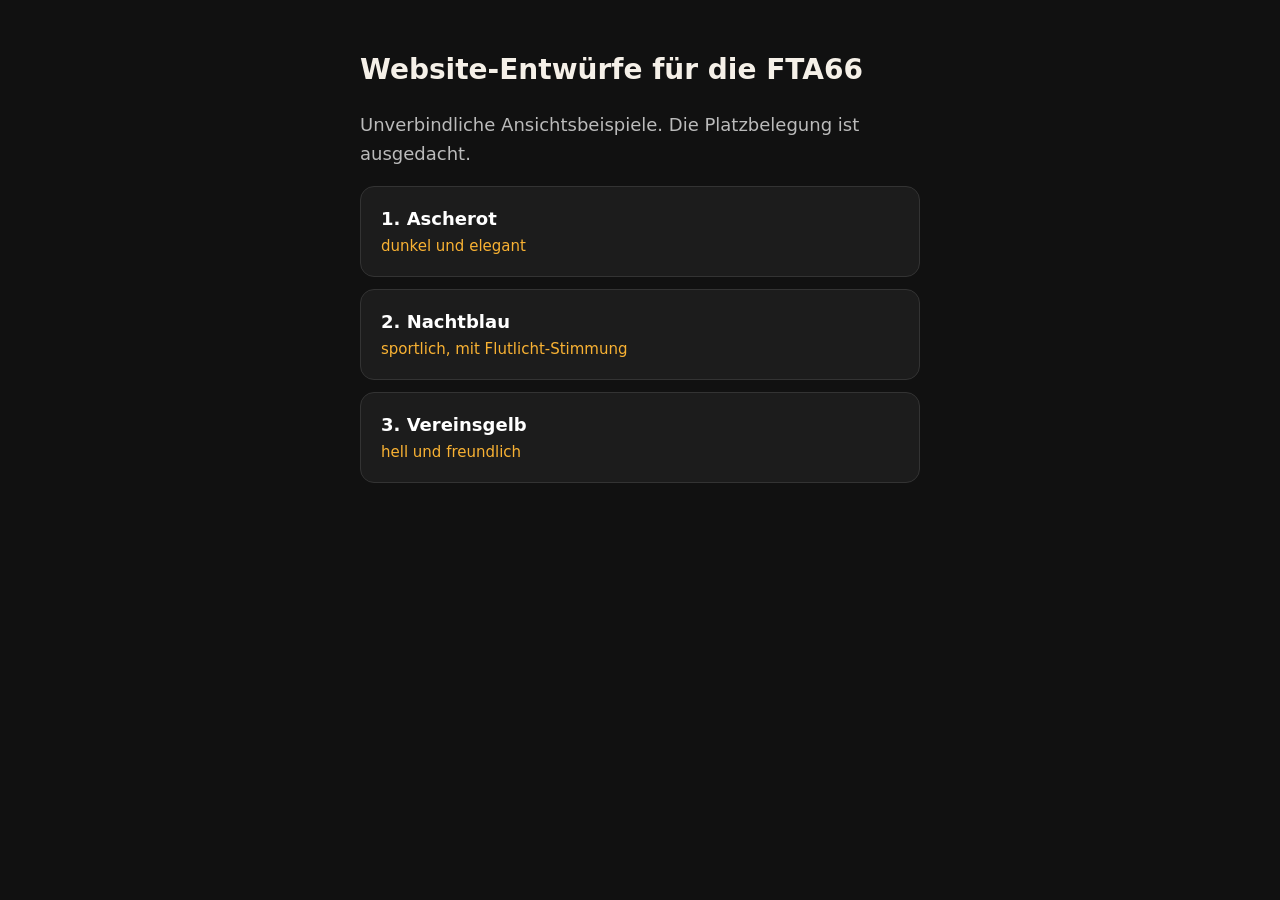
<file: index.html>
<!doctype html><html lang="de"><head><meta charset="utf-8"><meta name="viewport" content="width=device-width,initial-scale=1"><meta name="robots" content="noindex,nofollow"><title>FTA66 Website-Entwürfe</title>
<style>body{margin:0;background:#111;color:#f5f0e8;font:18px/1.6 system-ui,sans-serif;padding:48px 20px}main{max-width:560px;margin:0 auto}h1{font-size:28px;margin:0 0 8px}p{color:#bbb}a{display:block;background:#1c1c1c;border:1px solid #333;border-radius:14px;padding:18px 20px;margin:12px 0;color:#fff;text-decoration:none;font-weight:700}a span{display:block;color:#F9B233;font-weight:400;font-size:15px}</style></head>
<body><main><h1>Website-Entwürfe für die FTA66</h1><p>Unverbindliche Ansichtsbeispiele. Die Platzbelegung ist ausgedacht.</p>
<a href="ascherot/">1. Ascherot<span>dunkel und elegant</span></a><a href="nachtblau/">2. Nachtblau<span>sportlich, mit Flutlicht-Stimmung</span></a><a href="vereinsgelb/">3. Vereinsgelb<span>hell und freundlich</span></a></main></body></html>
</file>
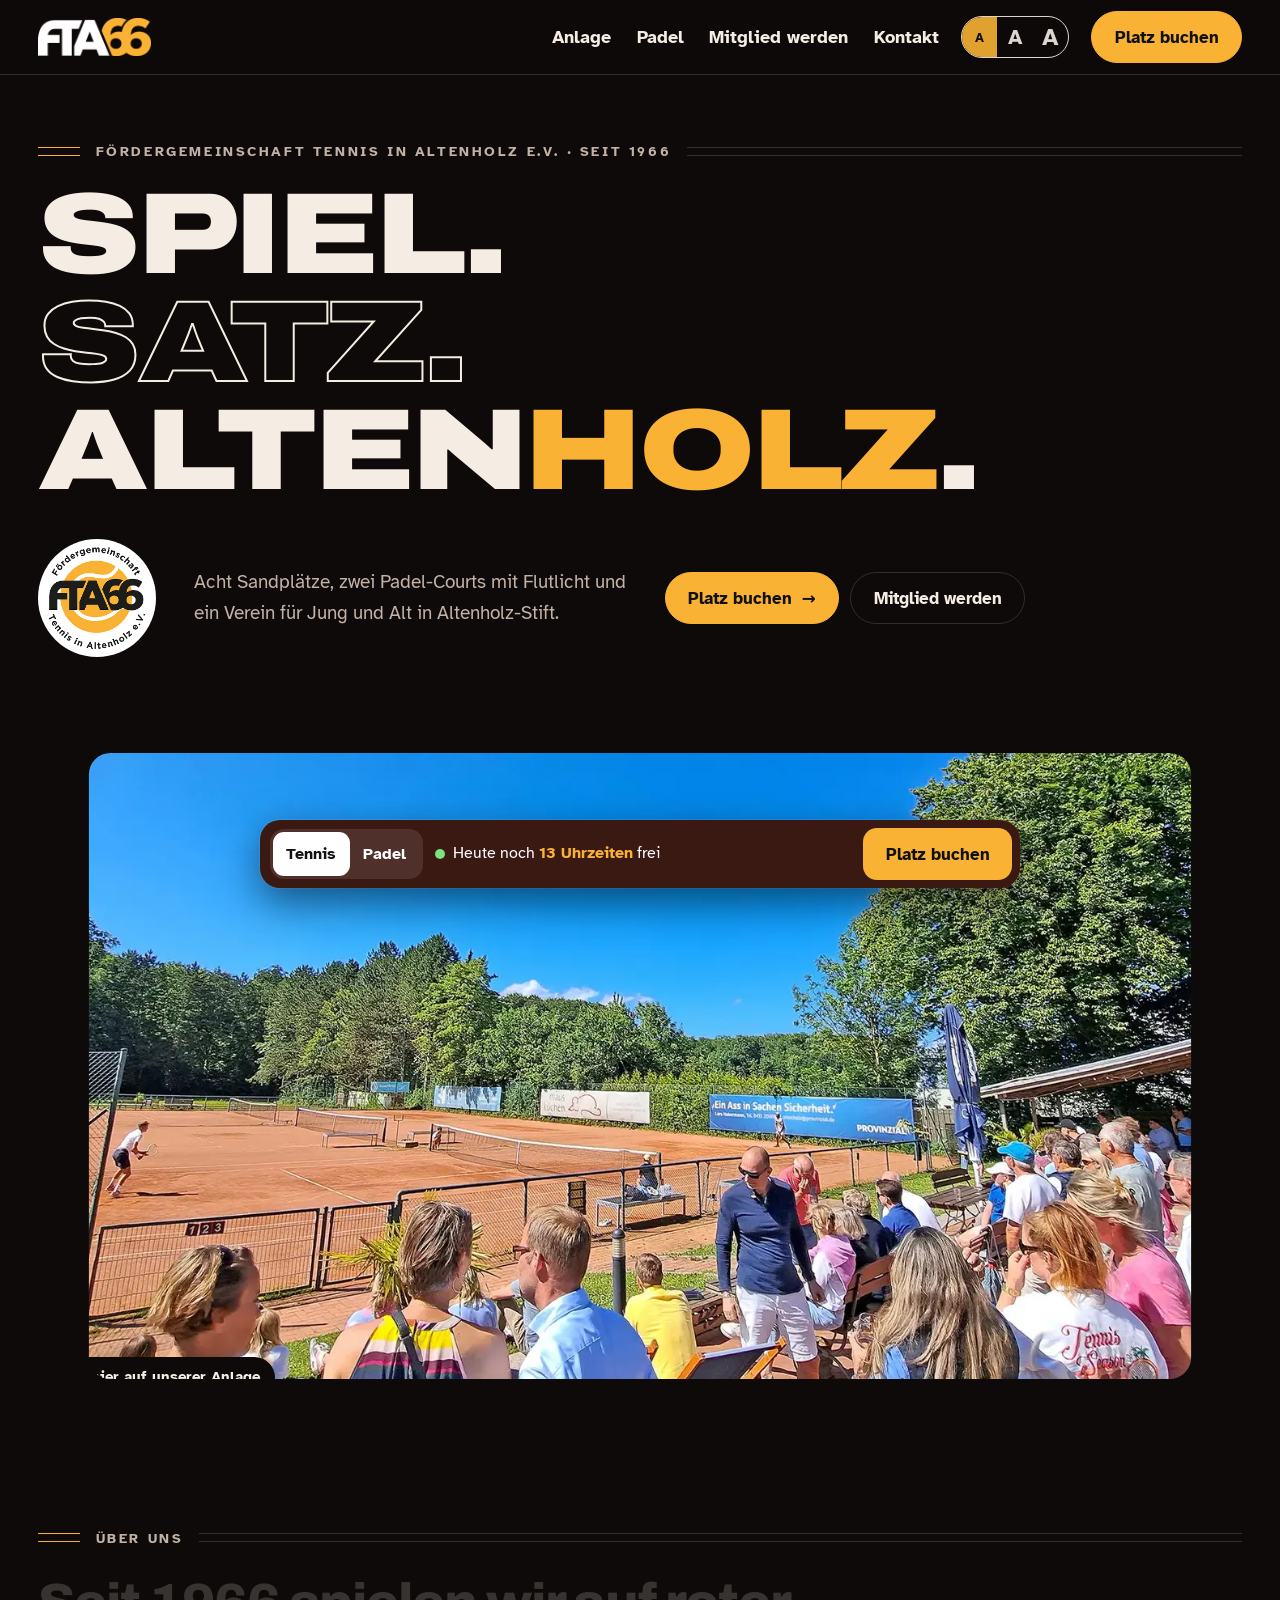
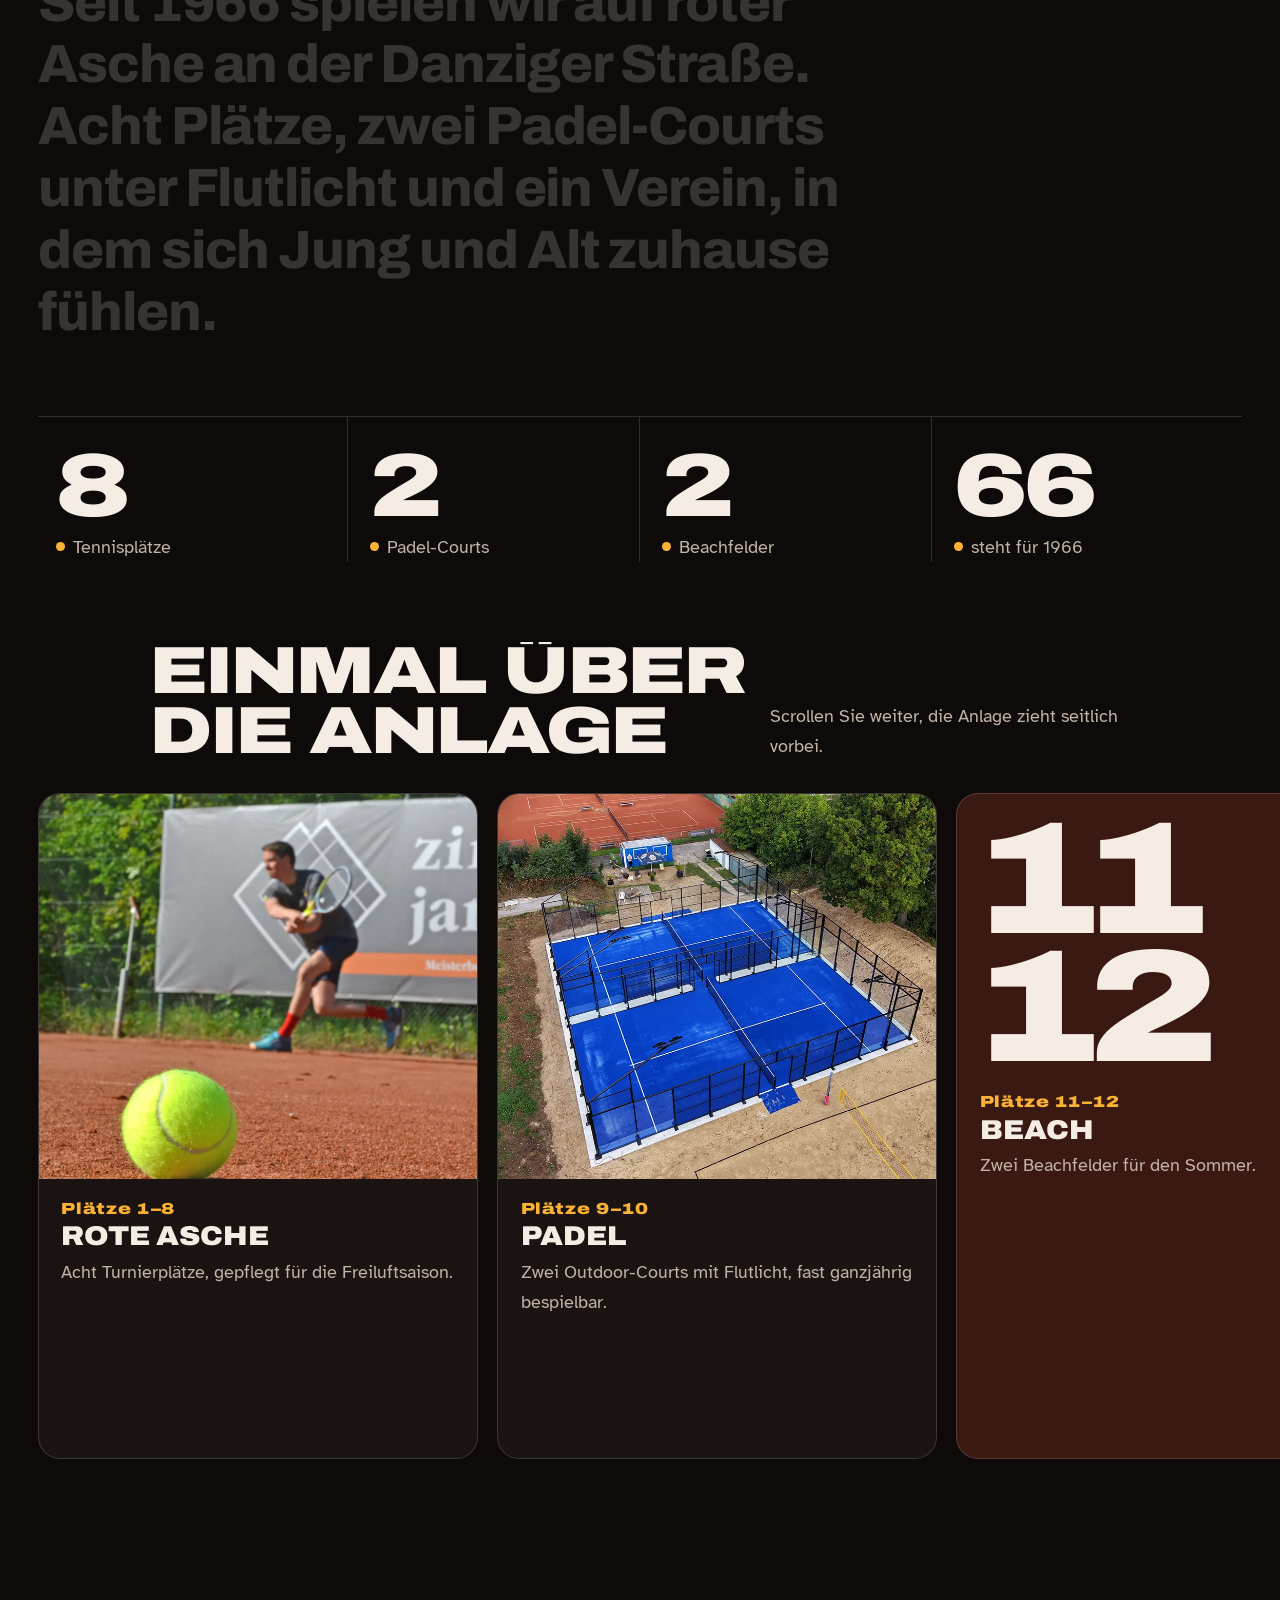
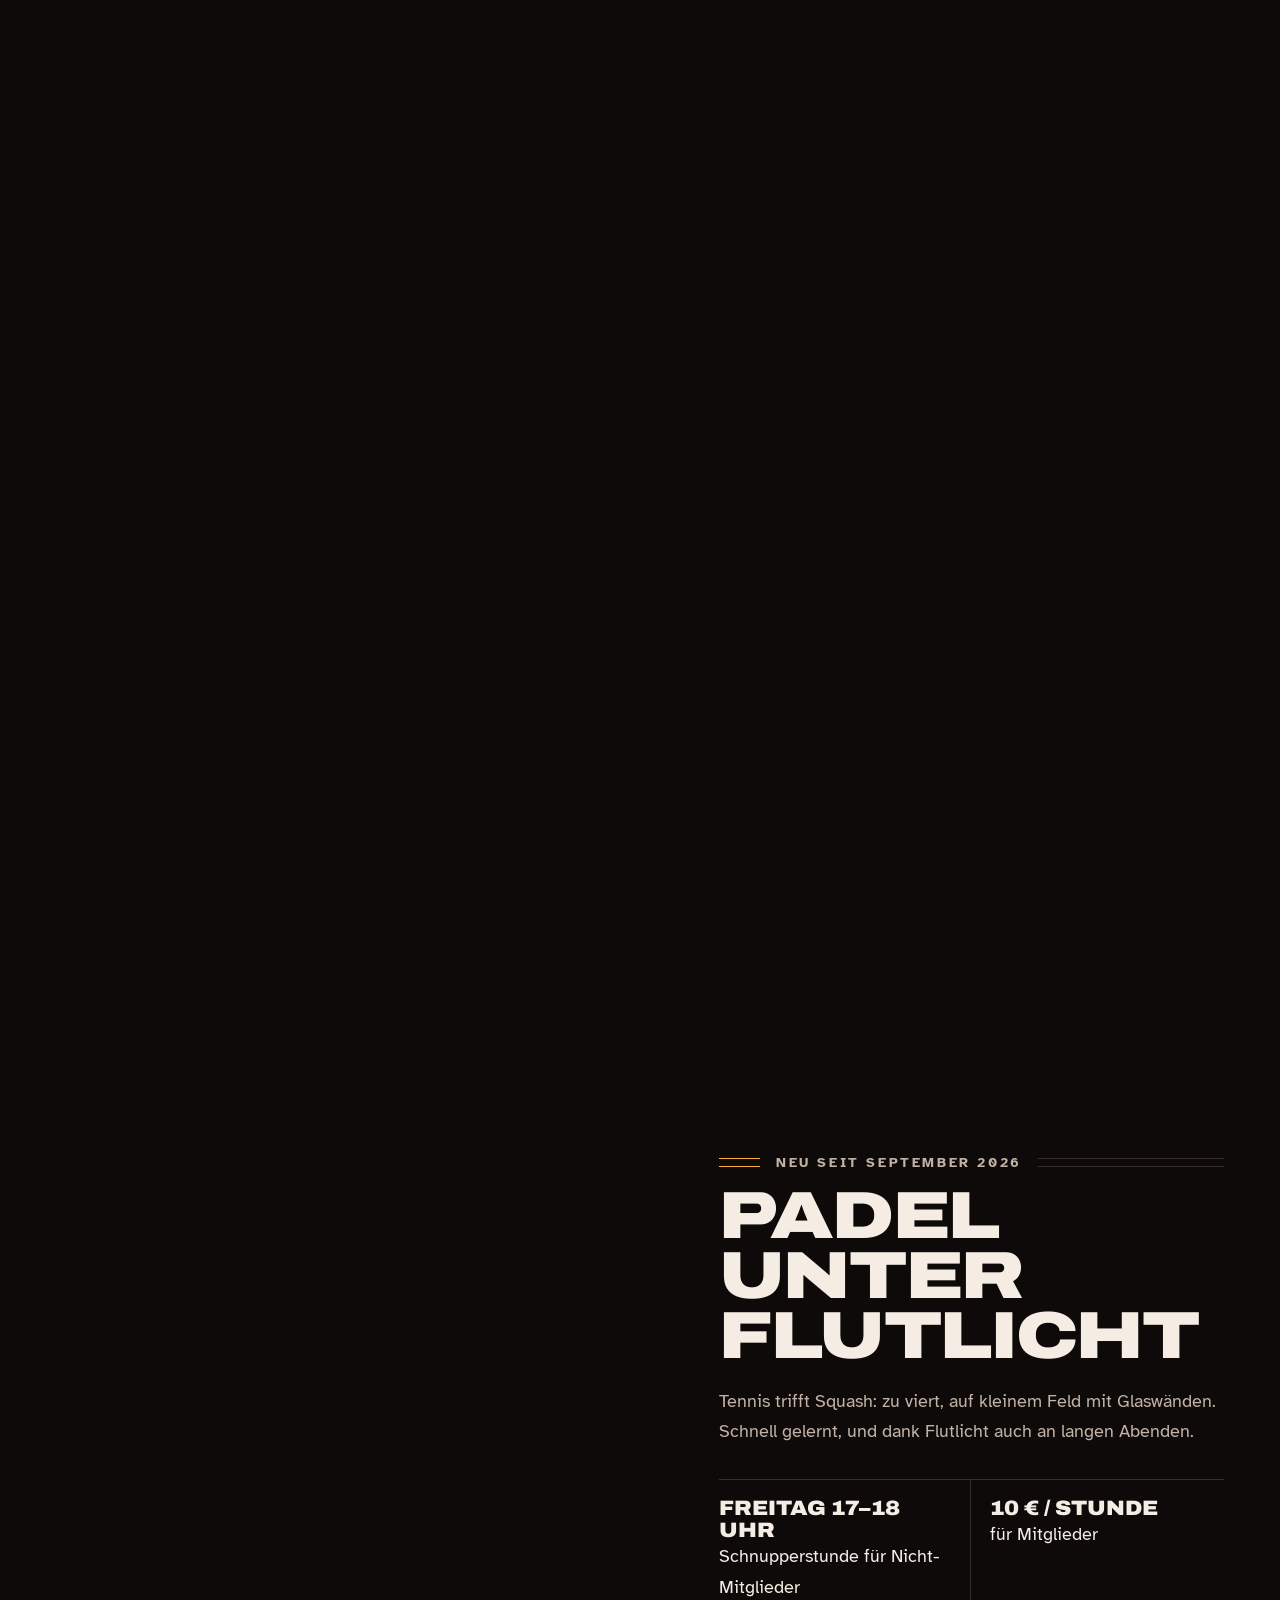
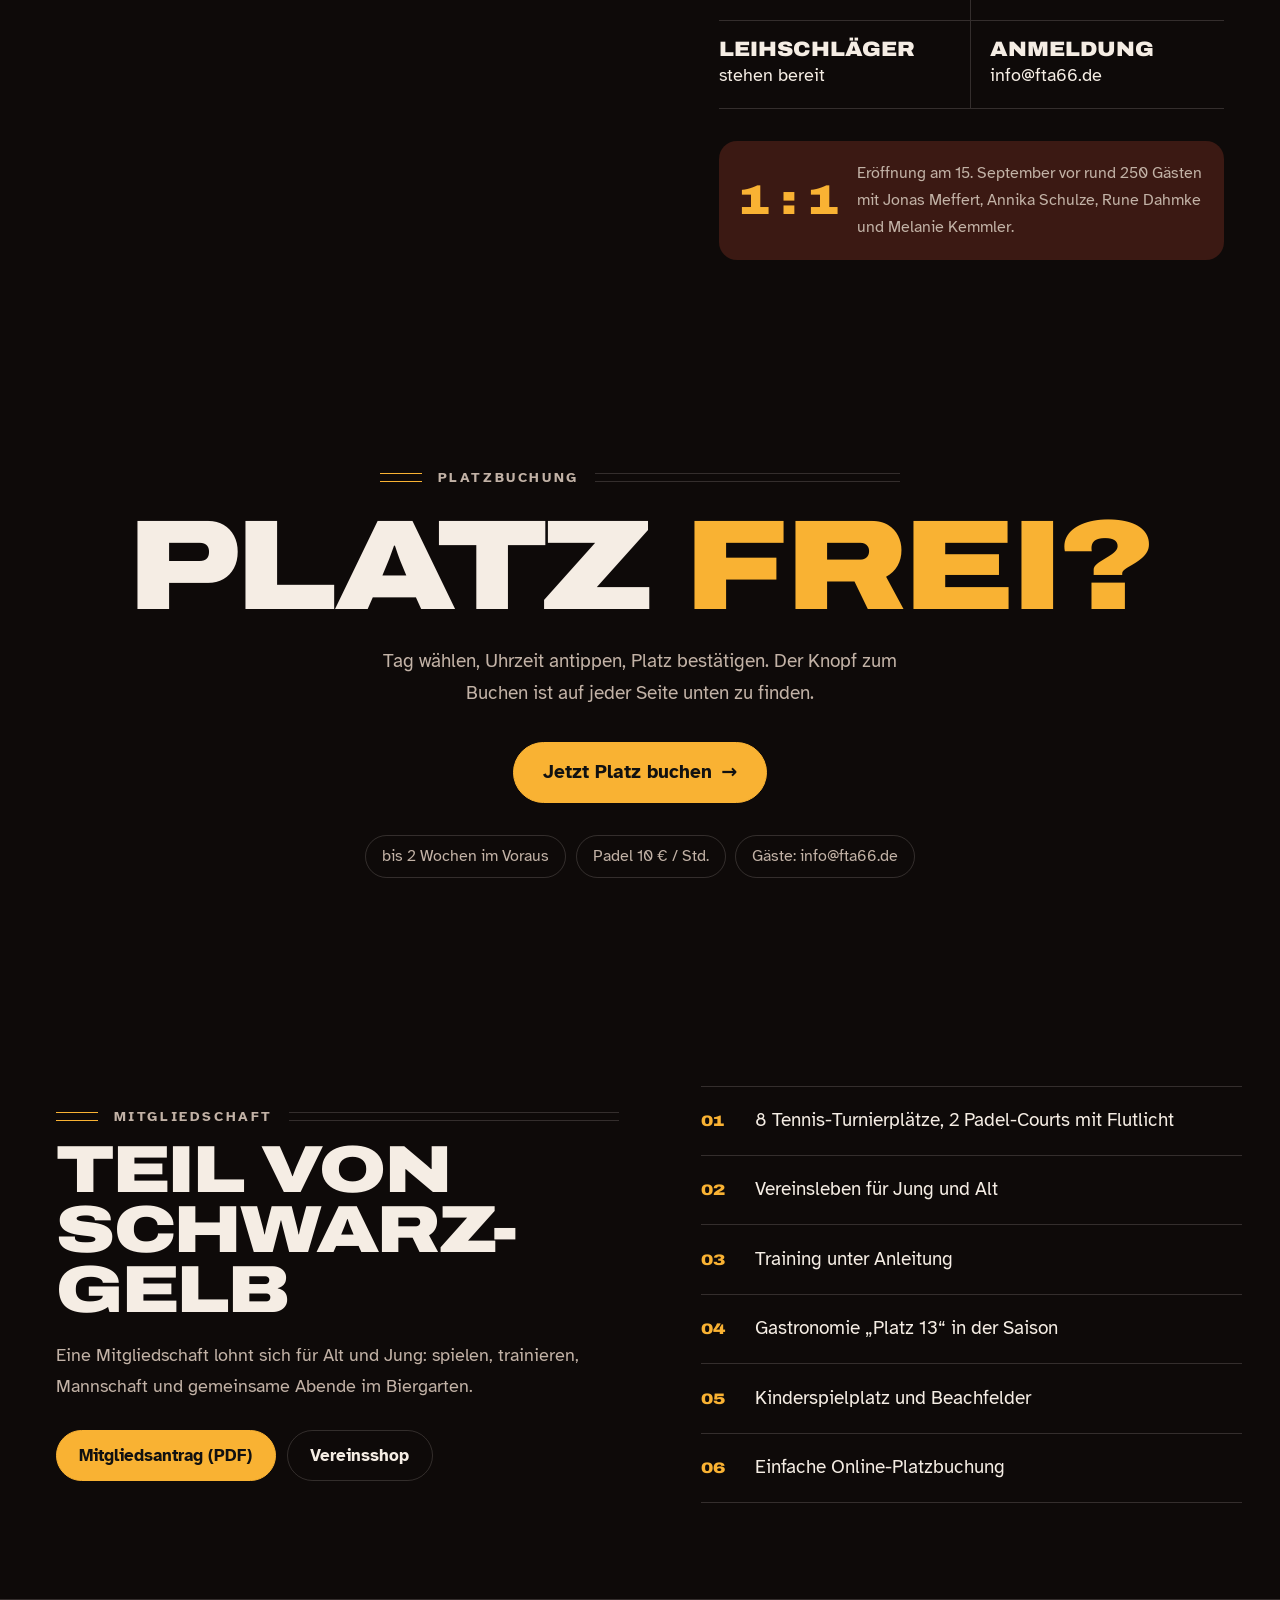
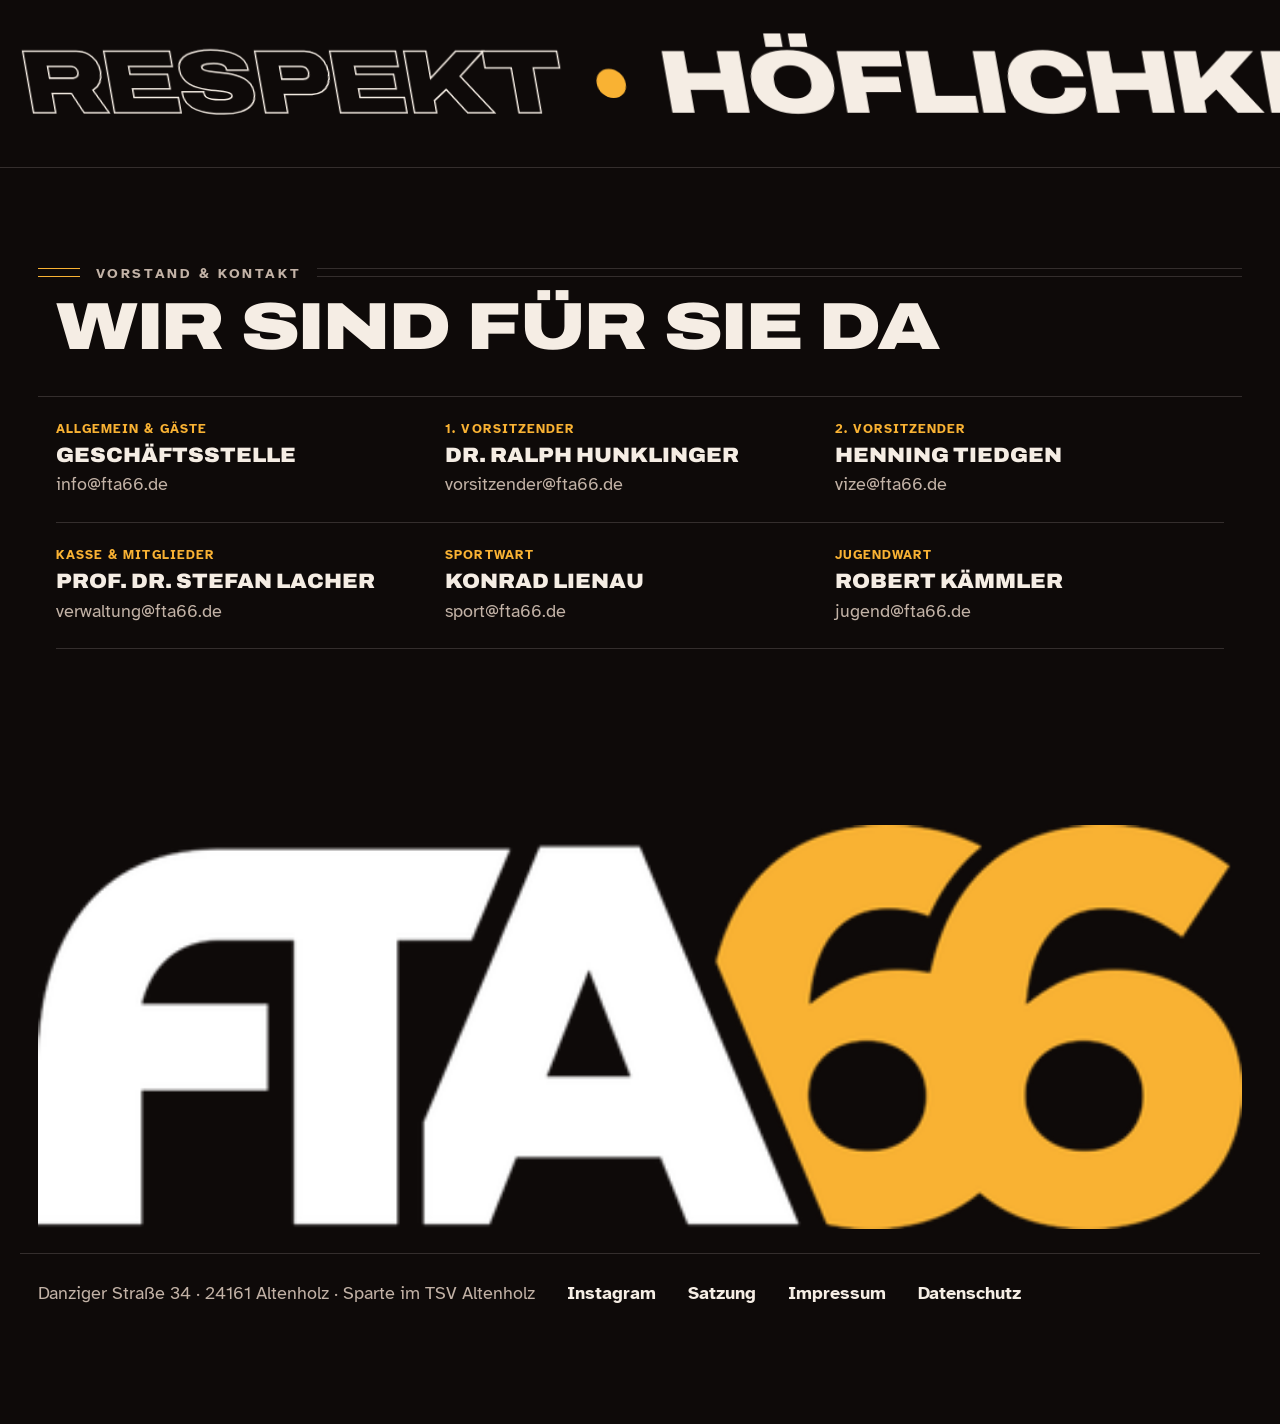
<file: ascherot/index.html>
<!doctype html>
<html lang="de"><head><meta charset="utf-8"><meta name="viewport" content="width=device-width,initial-scale=1,viewport-fit=cover"><meta name="robots" content="noindex,nofollow">
<style>:root{padding-top:env(safe-area-inset-top,0px);padding-bottom:env(safe-area-inset-bottom,0px)}body{margin:0}img{max-width:100%}[hidden]{display:none!important}</style>
<title>FTA66 Ascherot</title>
<link rel="stylesheet" href="https://fonts.googleapis.com/css2?family=Archivo:wdth,wght@62..125,400..900&family=Atkinson+Hyperlegible:wght@400;700&display=swap">
<link rel="stylesheet" href="booking.css">
<style>
/* Zwei Hauptfarben: warmes Schwarz + tiefes Ascherot. Der Seitenhintergrund wechselt beim Scrollen weich zwischen beiden.
   Vereinsgelb nur als Akzent. Breite, schwere Schrift wie im Logo. Doppellinie (Doppelfeld-Linie) als Leitmotiv. */
:root{
  --c1:#0E0A09; --c2:#2C110D; --c2-card:#3B1913; --c1-card:#1A1311;
  --text:#F5EDE4; --mut:#C2B2A6; --line:rgba(245,237,228,.16); --gold:#F9B233;
  --display:"Archivo","Arial Black",sans-serif; --body:"Atkinson Hyperlegible",system-ui,sans-serif;
  --hdr:74px; --bk-display:var(--display); --bk-body:var(--body); color-scheme:dark;
}
*{box-sizing:border-box}
body{background:var(--c1);color:var(--text);font:1.15rem/1.65 var(--body);margin:0;transition:background-color .9s ease}
body::before{content:"";position:fixed;inset:0 0 auto;height:env(safe-area-inset-top,0px);z-index:60;background:var(--c1)}
a{color:inherit}img{display:block;max-width:100%}
.in{max-width:1240px;margin:0 auto;padding-left:max(18px,env(safe-area-inset-left,0px));padding-right:max(18px,env(safe-area-inset-right,0px))}
:focus-visible{outline:3px solid var(--gold);outline-offset:3px}
.wide{font-family:var(--display);font-stretch:125%;font-weight:900;text-transform:uppercase;letter-spacing:-.02em;line-height:.9;margin:0;text-wrap:balance}
h2.wide{font-size:clamp(2.2rem,5.2vw,4.6rem)}
/* Doppellinie */
.dl{display:flex;align-items:center;gap:1rem;font:700 .9rem var(--body);letter-spacing:.18em;text-transform:uppercase;color:var(--mut)}
.dl::before,.dl::after{content:"";flex:1;height:7px;border-top:1px solid var(--line);border-bottom:1px solid var(--line)}
.dl::before{flex:0 0 2.6rem;border-color:var(--gold)}
.gold{color:var(--gold)}
/* Kopf */
.top{position:sticky;top:env(safe-area-inset-top,0px);z-index:40;background:color-mix(in srgb,var(--c1) 82%,transparent);backdrop-filter:blur(14px);-webkit-backdrop-filter:blur(14px);border-bottom:1px solid var(--line)}
.top .in{display:flex;align-items:center;gap:1.4rem;height:var(--hdr)}
.top .logo img{height:38px;width:auto}
.menu{display:flex;gap:1.6rem;margin-left:auto}
.menu a{text-decoration:none;font-weight:700;position:relative;padding:.3rem 0}
.menu a::after{content:"";position:absolute;left:0;right:0;bottom:-2px;height:2px;background:var(--gold);transform:scaleX(0);transform-origin:left;transition:transform .35s}
.menu a:hover::after{transform:scaleX(1)}
.textsize{color:var(--text)}
.btn{position:relative;overflow:hidden;display:inline-flex;align-items:center;gap:.6rem;border:1.5px solid var(--gold);background:var(--gold);color:#111;font:800 1.05rem var(--body);padding:.9rem 1.4rem;border-radius:999px;cursor:pointer;text-decoration:none;white-space:nowrap;isolation:isolate}
.btn::before{content:"";position:absolute;inset:0;background:var(--text);transform:translateY(101%);transition:transform .4s cubic-bezier(.7,0,.2,1);z-index:-1}
.btn:hover::before{transform:none}
.btn.ghost{background:transparent;color:var(--text);border-color:var(--line)}
.btn.ghost::before{background:var(--text)}
.btn.ghost:hover{color:#111}
.btn .ar{transition:transform .3s}.btn:hover .ar{transform:translateX(4px)}
.chips{display:none}
/* Hero */
.hero .in{padding-block:4.2rem 3rem;display:grid;grid-template-columns:minmax(0,1fr);gap:2rem}
.hero h1{font-size:min(9vw,9.4rem);margin-top:1.4rem}
@media (max-width:600px){.hero h1{font-size:12.5vw;font-stretch:100%}}
.ln{display:block;overflow:hidden;padding-bottom:.04em}
.ln>span{display:block}
.ln .o{color:transparent;-webkit-text-stroke:2px var(--text)}
@media (prefers-reduced-motion:no-preference){
 .ln>span{animation:up 1.1s cubic-bezier(.2,.85,.2,1) both}
 .ln:nth-child(2)>span{animation-delay:.12s}.ln:nth-child(3)>span{animation-delay:.24s}
 .hero .sub{animation:fade 1s .5s both}
}
@keyframes up{from{transform:translateY(105%)}}
@keyframes fade{from{opacity:0;transform:translateY(16px)}}
.hero .sub{display:flex;align-items:center;gap:1.6rem 2.4rem;flex-wrap:wrap;padding-bottom:.6rem}
.hero .sub p{max-width:36ch}
.hero .sub p{margin:0;color:var(--mut);font-size:1.2rem}
.btns{display:flex;gap:.7rem;flex-wrap:wrap}
.badge{width:118px;height:118px}
@media (prefers-reduced-motion:no-preference){.badge{animation:spin 40s linear infinite}}
@keyframes spin{to{transform:rotate(360deg)}}
.exp{position:relative;height:min(78vh,760px);overflow:hidden;margin-top:1rem}
.exp img{width:100%;height:100%;object-fit:cover;transform-origin:center}
.exp figcaption{position:absolute;left:max(18px,env(safe-area-inset-left,0px));bottom:1.2rem;background:var(--c1);color:var(--text);padding:.5rem .9rem;border-radius:999px;font-weight:700;font-size:.95rem}
/* Statement */
.statement{padding-block:7rem 5rem}
.statement p{font:800 clamp(1.8rem,4.2vw,3.6rem)/1.15 var(--display);font-stretch:100%;letter-spacing:-.02em;margin:1.6rem 0 0;max-width:24ch}
.statement .w{transition:opacity .2s linear}
.nums{display:grid;grid-template-columns:repeat(4,1fr);margin-top:4.5rem;border-top:1px solid var(--line)}
.nums div{padding:1.6rem 1.2rem 0 0;border-right:1px solid var(--line)}
.nums div+div{padding-left:1.4rem}.nums div:last-child{border-right:0}
.nums b{display:block;font:900 clamp(3rem,7vw,6rem)/1 var(--display);font-stretch:125%;letter-spacing:-.04em}
.nums span{color:var(--mut)}
.nums i{display:inline-block;width:.55rem;height:.55rem;border-radius:50%;background:var(--gold);margin-right:.5rem;vertical-align:.12em}
/* Seitlicher Durchlauf */
.hsec{position:relative}
.h-sticky{padding-block:5rem 3rem}
.hsec.h-on .h-sticky{position:sticky;top:var(--hdr);height:calc(100vh - var(--hdr));overflow:hidden;display:flex;flex-direction:column;justify-content:center;padding-block:2rem}
.h-head{display:flex;justify-content:space-between;align-items:end;gap:1.5rem;flex-wrap:wrap;margin-bottom:2rem}
.h-track{display:flex;gap:1.2rem;overflow-x:auto;scroll-snap-type:x mandatory;padding-left:max(18px,env(safe-area-inset-left,0px));padding-right:max(18px,env(safe-area-inset-right,0px));padding-bottom:1rem;scrollbar-width:none}
.hsec.h-on .h-track{overflow:visible;padding-left:max(18px,calc((100vw - 1240px)/2 + 18px));will-change:transform}
.hc{flex:0 0 min(78vw,440px);scroll-snap-align:start;border-radius:22px;overflow:hidden;background:var(--c1-card);border:1px solid var(--line);display:flex;flex-direction:column;min-height:min(62vh,520px)}
.hc img{width:100%;height:58%;min-height:220px;object-fit:cover;flex:none}
.hc .b{padding:1.3rem 1.4rem 1.5rem;display:flex;flex-direction:column;gap:.4rem;flex:1}
.hc .no{font:900 1rem var(--display);font-stretch:125%;color:var(--gold);letter-spacing:.04em}
.hc h3{font:900 1.7rem/1 var(--display);font-stretch:110%;text-transform:uppercase;margin:0}
.hc p{margin:0;color:var(--mut)}
.hc.big{justify-content:flex-end;background:var(--c2-card)}
.hc.big .huge{font:900 clamp(6rem,14vw,10rem)/.8 var(--display);font-stretch:125%;letter-spacing:-.05em;padding:1.4rem 1.4rem 0;color:var(--text)}
.h-bar{height:2px;background:var(--line);margin-top:1.6rem}
.h-bar i{display:block;height:100%;background:var(--gold);transform:scaleX(0);transform-origin:left}
.hsec:not(.h-on) .h-bar{display:none}
/* Bild-Vorhang + Einblenden */
html.js [data-reveal].pre{opacity:0;transform:translateY(46px)}
[data-reveal].in{opacity:1;transform:none;transition:opacity 1s ease,transform 1.1s cubic-bezier(.2,.85,.2,1)}
html.js [data-wipe].pre{clip-path:inset(100% 0 0 0)}
html.js [data-wipe].pre img{transform:scale(1.25)}
[data-wipe].in{clip-path:inset(0 0 0 0);transition:clip-path 1.3s cubic-bezier(.7,0,.2,1)}
[data-wipe] img{transition:transform 1.8s cubic-bezier(.2,.8,.2,1)}
/* Padel */
section{padding-block:6rem}
.split{display:grid;grid-template-columns:1.05fr .95fr;gap:4rem;align-items:center}
.ph{border-radius:24px;overflow:hidden;aspect-ratio:4/3.2;max-width:100%}
.ph img{width:100%;height:100%;object-fit:cover}
.split p{color:var(--mut)}
.facts{display:grid;grid-template-columns:1fr 1fr;margin:2rem 0;border-top:1px solid var(--line)}
.facts div{padding:1.1rem 1rem 1.1rem 0;border-bottom:1px solid var(--line)}
.facts div:nth-child(odd){border-right:1px solid var(--line)}
.facts div:nth-child(even){padding-left:1.2rem}
.facts b{display:block;font:900 1.3rem var(--display);font-stretch:110%;text-transform:uppercase}
.score{display:flex;align-items:center;gap:1.2rem;padding:1.2rem 1.3rem;border-radius:18px;background:var(--c2-card)}
.score b{font:900 2.6rem/1 var(--display);font-stretch:125%;color:var(--gold);white-space:nowrap}
.score span{color:var(--mut);font-size:1.02rem}
/* Buchen */
.book{text-align:center;padding-block:7rem}
.book h2{font-size:clamp(3rem,10vw,8.5rem)}
.book p{color:var(--mut);max-width:46ch;margin:1.4rem auto 2rem;font-size:1.2rem}
.rules{display:flex;justify-content:center;gap:.6rem;flex-wrap:wrap;margin-top:2rem}
.rules span{border:1px solid var(--line);border-radius:999px;padding:.45rem 1rem;color:var(--mut);font-size:1rem}
/* Mitglied */
.list{list-style:none;margin:0;padding:0;border-top:1px solid var(--line)}
.list li{display:flex;gap:1.2rem;align-items:baseline;padding:1.15rem 0;border-bottom:1px solid var(--line);font-size:1.2rem}
.list li span{font:900 .95rem var(--display);font-stretch:125%;color:var(--gold);min-width:2.2rem}
/* Laufband Leitlinien */
.mq{overflow:hidden;padding-block:2.4rem;border-block:1px solid var(--line)}
.mq-track{display:flex;width:max-content;will-change:transform}
.mq-track span{font:900 clamp(2.6rem,7vw,6rem)/1 var(--display);font-stretch:125%;text-transform:uppercase;letter-spacing:-.03em;padding-right:2.2rem;display:flex;align-items:center;gap:2.2rem;white-space:nowrap}
.mq-track span::after{content:"";width:.32em;height:.32em;border-radius:50%;background:var(--gold)}
.mq-track span:nth-child(even){color:transparent;-webkit-text-stroke:1.5px var(--text)}
/* Vorstand */
.vor{display:grid;grid-template-columns:repeat(3,1fr);border-top:1px solid var(--line);margin-top:2.4rem}
.vor div{padding:1.4rem 1.2rem 1.4rem 0;border-bottom:1px solid var(--line);min-width:0;overflow-wrap:anywhere}
.vor small{display:block;color:var(--gold);font-weight:700;letter-spacing:.08em;text-transform:uppercase;font-size:.82rem}
.vor b{display:block;font:900 1.3rem var(--display);font-stretch:105%;text-transform:uppercase;margin:.2rem 0}
.vor span{color:var(--mut)}
footer .big{padding-block:5rem 1.5rem}
footer .big img{width:100%;height:auto;max-width:none}
footer .row{display:flex;flex-wrap:wrap;gap:1rem 2rem;padding-block:1.5rem 2rem;border-top:1px solid var(--line);color:var(--mut)}
footer .row a{text-decoration:none;color:var(--text);font-weight:700}
/* Leiste in Hausfarben */
.dock-in{background:var(--c2-card);box-shadow:0 14px 40px rgba(0,0,0,.5),0 0 0 1px rgba(245,237,228,.12)}
@media (max-width:960px){
  .menu,.top .textsize{display:none}.top .btn{margin-left:auto;padding:.7rem 1.1rem}
  .chips{display:flex;gap:.5rem;overflow-x:auto;padding:.1rem max(18px,env(safe-area-inset-left,0px)) .7rem;scrollbar-width:none}
  .chips a{flex:0 0 auto;text-decoration:none;border:1px solid var(--line);border-radius:999px;padding:.45rem .95rem;font-weight:700}
  .chips .textsize{flex:0 0 auto}
  .hero .in{grid-template-columns:1fr;padding-block:2.4rem 2rem}
  .badge{display:none}
  .exp{height:56vh}
  .nums{grid-template-columns:1fr 1fr}.nums div:nth-child(2){border-right:0}.nums div:nth-child(3){padding-left:0}.nums div:nth-child(n+3){border-top:1px solid var(--line)}
  .split{grid-template-columns:1fr;gap:2rem}
  .vor{grid-template-columns:1fr 1fr}
  section,.statement,.book{padding-block:4rem}
  .hc{min-height:0}
}
@media (max-width:540px){.vor,.facts{grid-template-columns:1fr}.facts div:nth-child(odd){border-right:0}.facts div:nth-child(even){padding-left:0}}
</style>

<header class="top"><div class="in">
  <a class="logo" href="#start"><img src="img/logo-white.png" alt="FTA66 – Tennis in Altenholz" width="114" height="38"></a>
  <nav class="menu" aria-label="Hauptmenü"><a href="#anlage">Anlage</a><a href="#padel">Padel</a><a href="#mitglied">Mitglied werden</a><a href="#kontakt">Kontakt</a></nav>
  <div class="textsize" role="group" aria-label="Schriftgröße"><button data-size="s">A</button><button data-size="m">A</button><button data-size="l">A</button></div>
  <button class="btn" data-book>Platz buchen</button>
</div>
<nav class="chips" aria-label="Bereiche"><a href="#anlage">Anlage</a><a href="#padel">Padel</a><a href="#mitglied">Mitglied werden</a><a href="#kontakt">Kontakt</a><div class="textsize" role="group" aria-label="Schriftgröße"><button data-size="s">A</button><button data-size="m">A</button><button data-size="l">A</button></div></nav>
</header>

<main id="start">
<div class="hero" data-bg="#0E0A09"><div class="in">
  <div>
    <div class="dl">Fördergemeinschaft Tennis in Altenholz e.V. · seit 1966</div>
    <h1 class="wide"><span class="ln"><span>Spiel.</span></span><span class="ln"><span class="o">Satz.</span></span><span class="ln"><span>Alten<span class="gold">holz</span>.</span></span></h1>
  </div>
  <div class="sub">
    <img class="badge" src="img/badge.png" alt="" width="118" height="118" style="background:#fff;border-radius:50%">
    <p>Acht Sandplätze, zwei Padel-Courts mit Flutlicht und ein Verein für Jung und Alt in Altenholz-Stift.</p>
    <div class="btns"><button class="btn" data-book>Platz buchen <span class="ar">→</span></button><a class="btn ghost" href="#mitglied">Mitglied werden</a></div>
  </div>
</div>
<figure class="exp" data-expand style="margin:0"><img src="img/anlage-xl.webp" alt="Viele Zuschauer beim Showturnier an den Sandplätzen der FTA66" width="1800" height="1140"><figcaption>Showturnier auf unserer Anlage</figcaption></figure>
</div>

<div class="statement" data-bg="#2C110D"><div class="in">
  <div class="dl">Über uns</div>
  <p data-words>Seit 1966 spielen wir auf roter Asche an der Danziger Straße. Acht Plätze, zwei Padel-Courts unter Flutlicht und ein Verein, in dem sich Jung und Alt zuhause fühlen.</p>
  <div class="nums" data-reveal>
    <div><b>8</b><span><i></i>Tennisplätze</span></div><div><b>2</b><span><i></i>Padel-Courts</span></div>
    <div><b>2</b><span><i></i>Beachfelder</span></div><div><b>66</b><span><i></i>steht für 1966</span></div>
  </div>
</div></div>

<div class="hsec" id="anlage" data-hscroll data-bg="#0E0A09"><div class="h-sticky">
  <div class="in h-head"><div><div class="dl">Die Anlage</div><h2 class="wide" style="margin-top:1rem">Einmal über<br>die Anlage</h2></div><p style="color:var(--mut);max-width:30ch;margin:0">Scrollen Sie weiter, die Anlage zieht seitlich vorbei.</p></div>
  <div class="h-track">
    <article class="hc"><img src="img/spieler-xl.webp" alt="Spieler mit Rückhand auf dem Sandplatz" width="1200" height="1456" style="object-position:50% 30%"><div class="b"><span class="no">Plätze 1–8</span><h3>Rote Asche</h3><p>Acht Turnierplätze, gepflegt für die Freiluftsaison.</p></div></article>
    <article class="hc"><img src="img/padel-xl.webp" alt="Die zwei Padel-Courts von oben" width="1000" height="750"><div class="b"><span class="no">Plätze 9–10</span><h3>Padel</h3><p>Zwei Outdoor-Courts mit Flutlicht, fast ganzjährig bespielbar.</p></div></article>
    <article class="hc big"><div class="huge">11<br>12</div><div class="b"><span class="no">Plätze 11–12</span><h3>Beach</h3><p>Zwei Beachfelder für den Sommer.</p></div></article>
    <article class="hc big" style="background:var(--c1-card)"><div class="huge gold">13</div><div class="b"><span class="no">Gastro</span><h3>Platz 13</h3><p>Gastronomie in der Saison, mit Biergarten und Terrasse.</p></div></article>
    <article class="hc"><img src="img/lageplan.webp" alt="Lageplan der Anlage mit allen Plätzen" width="1024" height="724" style="object-fit:contain;background:#fff"><div class="b"><span class="no">Lageplan</span><h3>Alles auf einen Blick</h3><p>Danziger Straße 34, Parkplätze direkt an der Anlage.</p></div></article>
  </div>
  <div class="in"><div class="h-bar"><i></i></div></div>
</div></div>

<section id="padel" data-bg="#2C110D"><div class="in split">
  <figure class="ph" data-wipe style="margin:0"><img src="img/padel-xl.webp" alt="Luftbild der zwei neuen Padel-Courts" width="1000" height="750"></figure>
  <div data-reveal>
    <div class="dl">Neu seit September 2026</div>
    <h2 class="wide" style="margin:1rem 0 1.2rem">Padel unter Flutlicht</h2>
    <p>Tennis trifft Squash: zu viert, auf kleinem Feld mit Glaswänden. Schnell gelernt, und dank Flutlicht auch an langen Abenden.</p>
    <div class="facts"><div><b>Freitag 17–18 Uhr</b>Schnupperstunde für Nicht-Mitglieder</div><div><b>10 € / Stunde</b>für Mitglieder</div><div><b>Leihschläger</b>stehen bereit</div><div><b>Anmeldung</b>info@fta66.de</div></div>
    <div class="score"><b>1 : 1</b><span>Eröffnung am 15. September vor rund 250 Gästen mit Jonas Meffert, Annika Schulze, Rune Dahmke und Melanie Kemmler.</span></div>
  </div>
</div></section>

<div class="book" data-bg="#0E0A09"><div class="in" data-reveal>
  <div class="dl" style="max-width:520px;margin:0 auto">Platzbuchung</div>
  <h2 class="wide" style="margin-top:1.4rem">Platz <span class="gold">frei?</span></h2>
  <p>Tag wählen, Uhrzeit antippen, Platz bestätigen. Der Knopf zum Buchen ist auf jeder Seite unten zu finden.</p>
  <button class="btn" data-book style="font-size:1.2rem;padding:1.1rem 1.8rem">Jetzt Platz buchen <span class="ar">→</span></button>
  <div class="rules"><span>bis 2 Wochen im Voraus</span><span>Padel 10 € / Std.</span><span>Gäste: info@fta66.de</span></div>
</div></div>

<section id="mitglied" data-bg="#2C110D"><div class="in split">
  <div data-reveal>
    <div class="dl">Mitgliedschaft</div>
    <h2 class="wide" style="margin:1rem 0 1.2rem">Teil von Schwarz-Gelb</h2>
    <p>Eine Mitgliedschaft lohnt sich für Alt und Jung: spielen, trainieren, Mannschaft und gemeinsame Abende im Biergarten.</p>
    <div class="btns" style="margin-top:1.8rem"><a class="btn" href="https://tennis-in-altenholz.de/wp-content/uploads/2026/08/antrag_tennissport_fta66.pdf" target="_blank" rel="noopener">Mitgliedsantrag (PDF)</a><a class="btn ghost" href="https://tennis-in-altenholz.fan12.de/" target="_blank" rel="noopener">Vereinsshop</a></div>
  </div>
  <ol class="list" data-reveal><li><span>01</span>8 Tennis-Turnierplätze, 2 Padel-Courts mit Flutlicht</li><li><span>02</span>Vereinsleben für Jung und Alt</li><li><span>03</span>Training unter Anleitung</li><li><span>04</span>Gastronomie „Platz 13“ in der Saison</li><li><span>05</span>Kinderspielplatz und Beachfelder</li><li><span>06</span>Einfache Online-Platzbuchung</li></ol>
</div></section>

<div class="mq" data-marquee data-bg="#0E0A09" aria-label="Unsere Leitlinien: Respekt, Höflichkeit, Zuverlässigkeit, Vorbild sein, Kritik unter vier Augen"><div class="mq-track" aria-hidden="true"><span>Respekt</span><span>Höflichkeit</span><span>Zuverlässigkeit</span><span>Vorbild sein</span><span>Fairness</span><span>Respekt</span><span>Höflichkeit</span><span>Zuverlässigkeit</span><span>Vorbild sein</span><span>Fairness</span></div></div>

<section id="kontakt" data-bg="#0E0A09"><div class="in">
  <div class="dl">Vorstand & Kontakt</div>
  <h2 class="wide" style="margin-top:1rem" data-reveal>Wir sind für Sie da</h2>
  <div class="vor" data-reveal>
    <div><small>Allgemein & Gäste</small><b>Geschäftsstelle</b><span>info@fta66.de</span></div>
    <div><small>1. Vorsitzender</small><b>Dr. Ralph Hunklinger</b><span>vorsitzender@fta66.de</span></div>
    <div><small>2. Vorsitzender</small><b>Henning Tiedgen</b><span>vize@fta66.de</span></div>
    <div><small>Kasse & Mitglieder</small><b>Prof. Dr. Stefan Lacher</b><span>verwaltung@fta66.de</span></div>
    <div><small>Sportwart</small><b>Konrad Lienau</b><span>sport@fta66.de</span></div>
    <div><small>Jugendwart</small><b>Robert Kämmler</b><span>jugend@fta66.de</span></div>
  </div>
</div></section>
</main>
<footer data-bg="#0E0A09"><div class="in big" data-reveal><img src="img/logo-white.png" alt="FTA66" width="480" height="161"></div>
<div class="in row"><span>Danziger Straße 34 · 24161 Altenholz · Sparte im TSV Altenholz</span><a href="https://www.instagram.com/tennis_in_altenholz/" target="_blank" rel="noopener">Instagram</a><a href="https://tennis-in-altenholz.de/wp-content/uploads/2026/10/20260324_FTA66_Satzung-final.pdf" target="_blank" rel="noopener">Satzung</a><a href="https://tennis-in-altenholz.de/impressum/" target="_blank" rel="noopener">Impressum</a><a href="https://tennis-in-altenholz.de/datenschutz/" target="_blank" rel="noopener">Datenschutz</a></div></footer>
<script src="booking.js"></script>
<script src="fx.js"></script>
<script src="motion.js"></script>
</html>
</file>
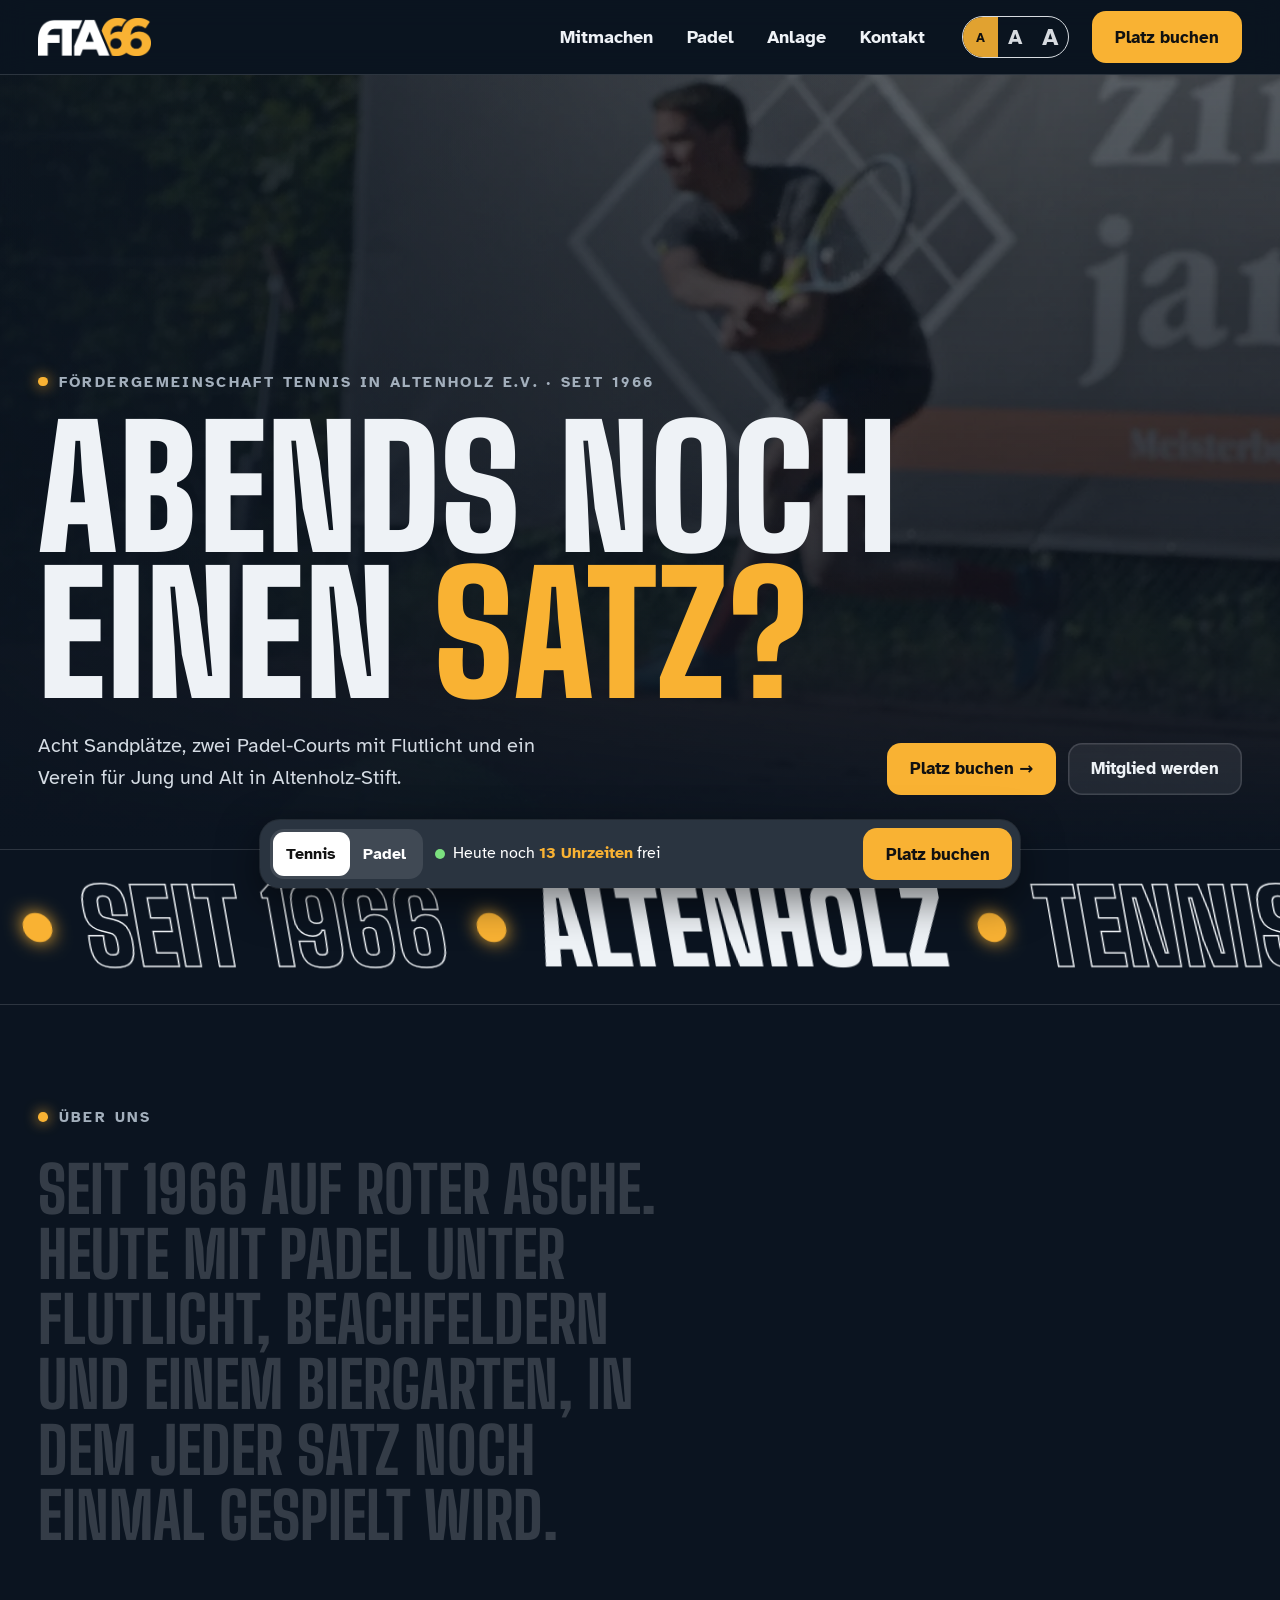
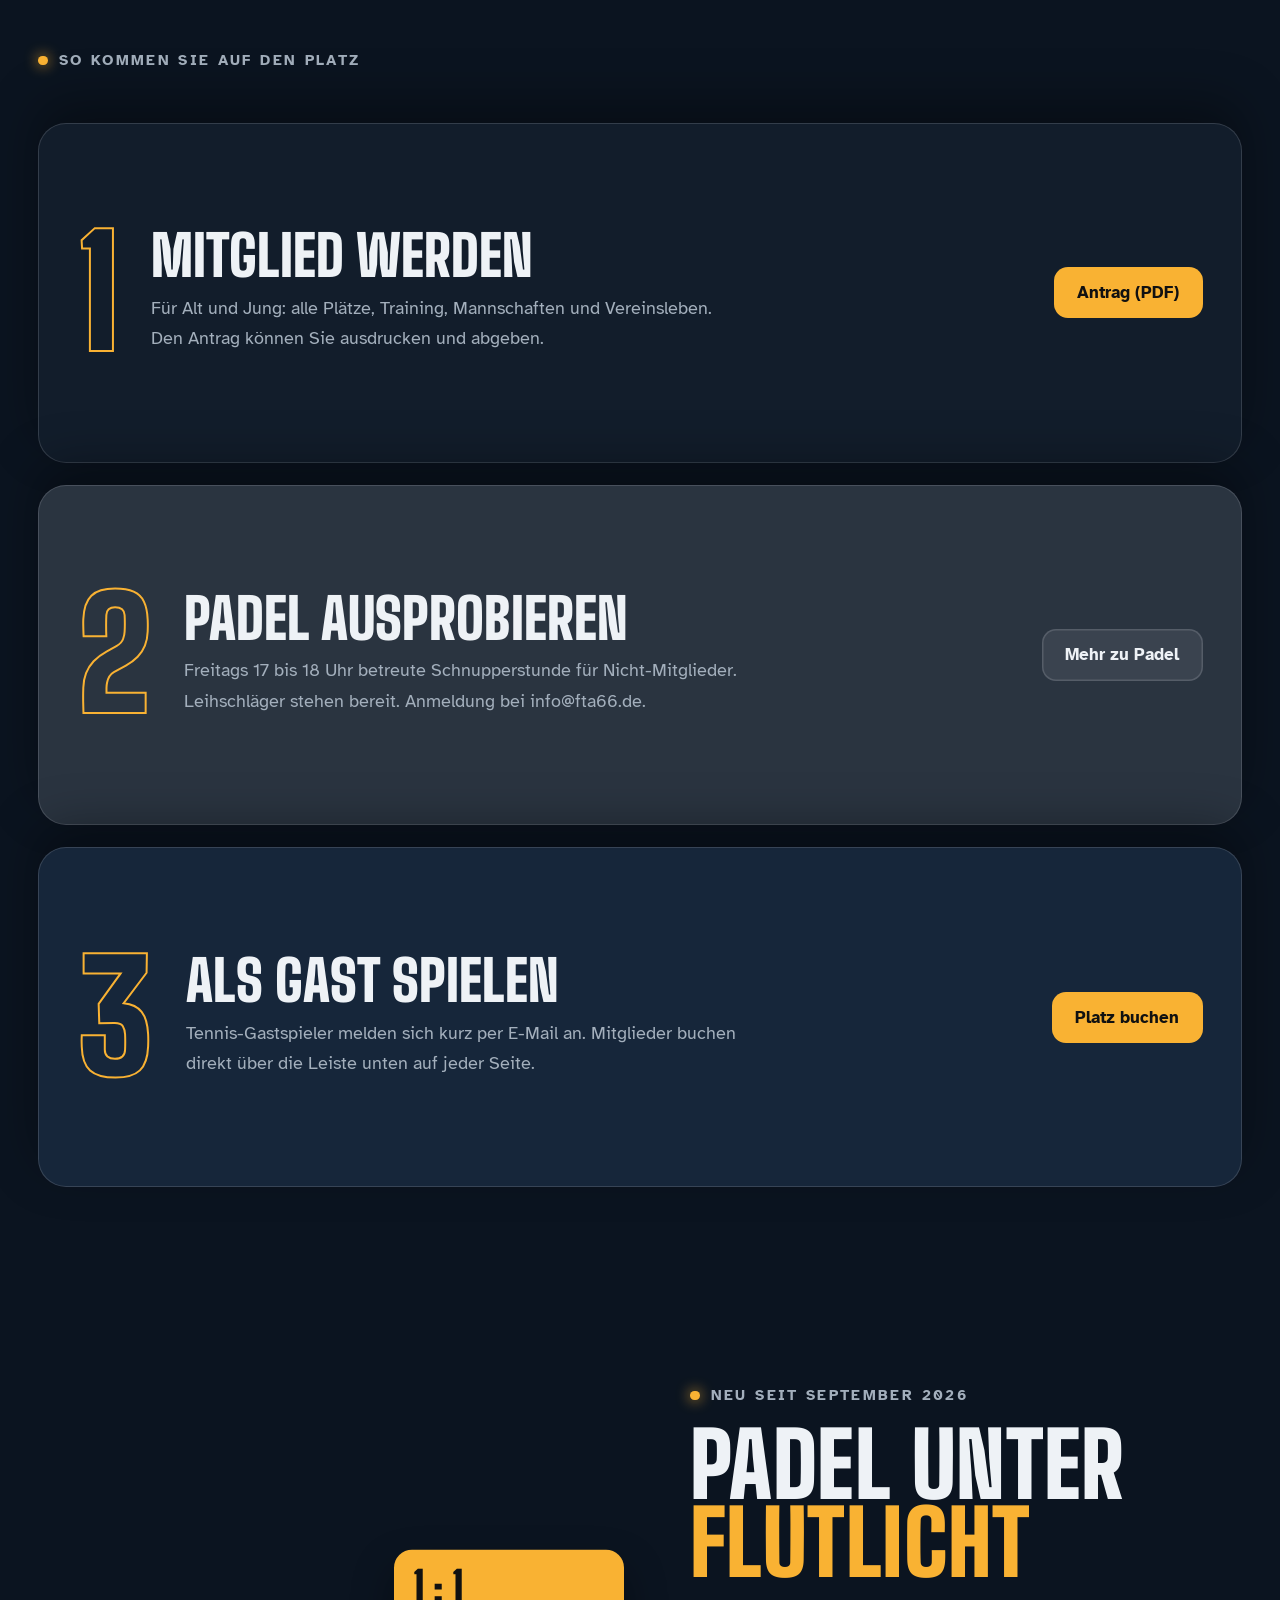
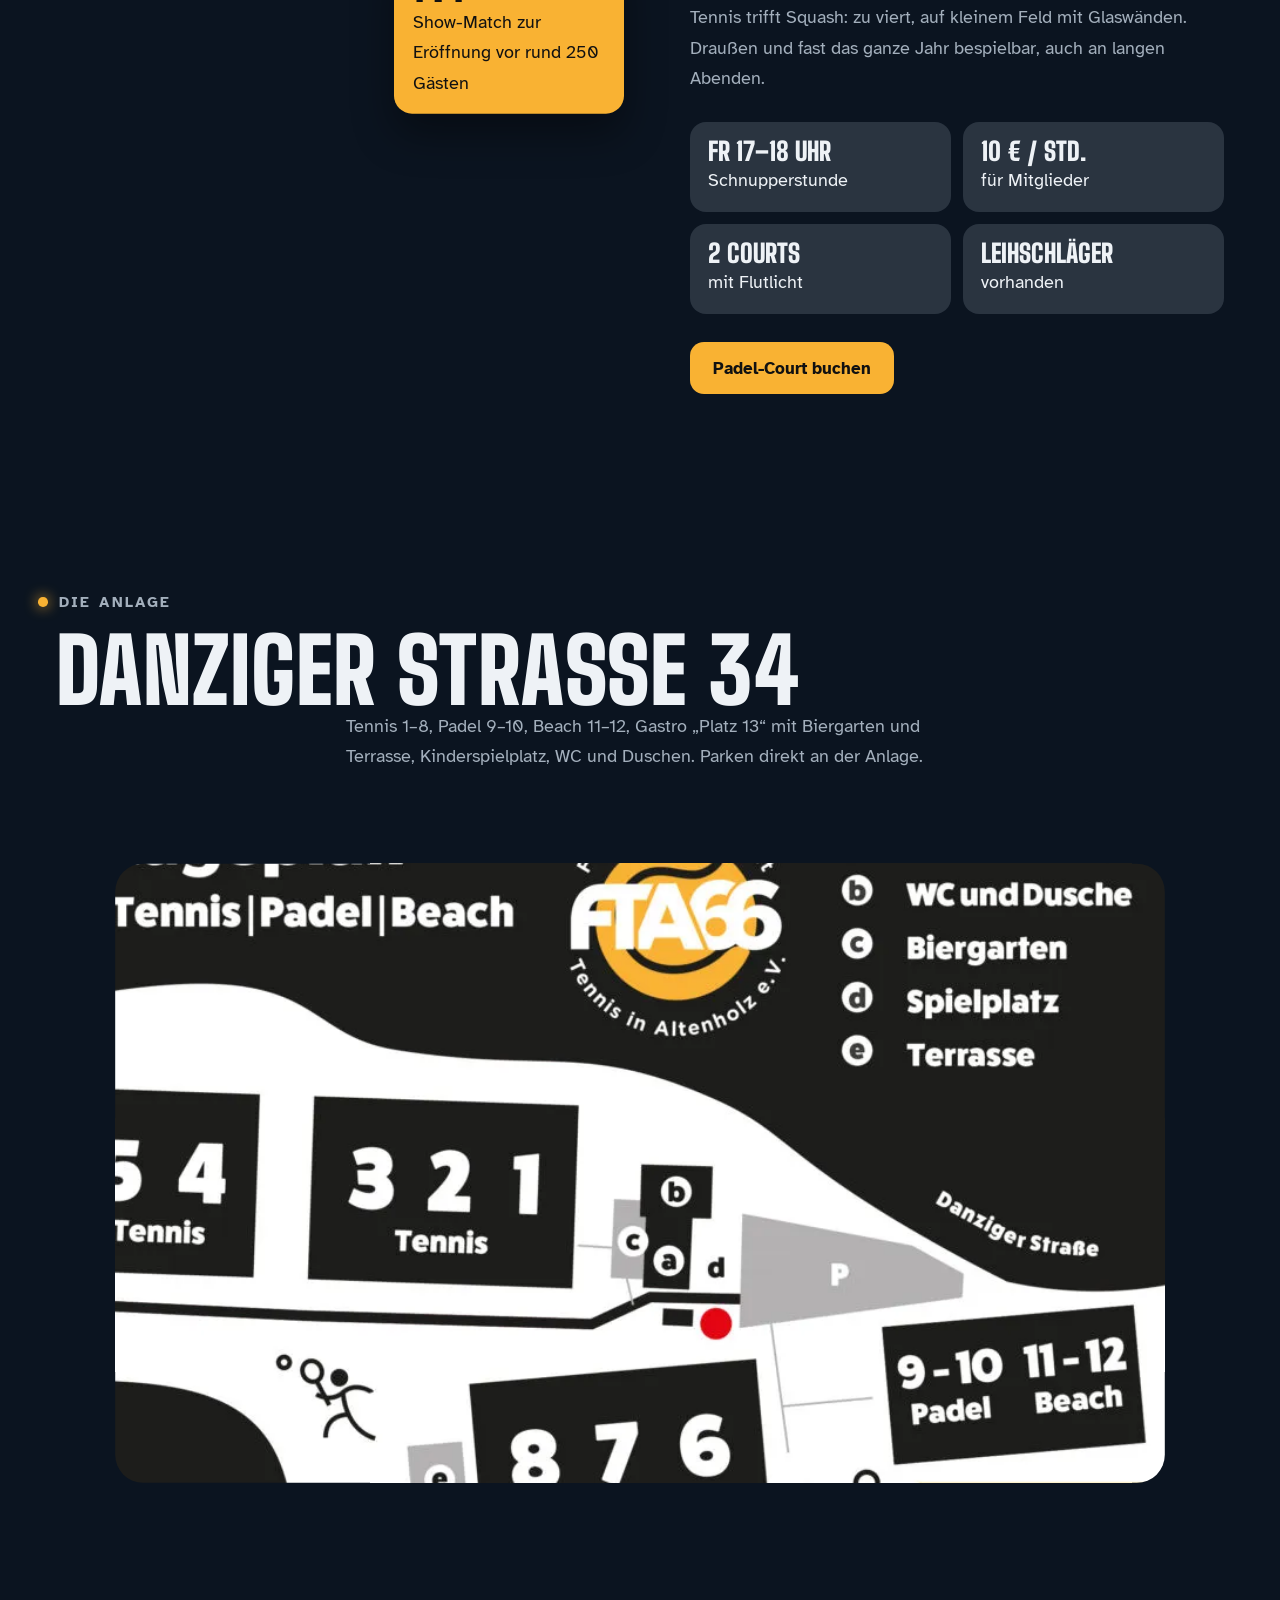
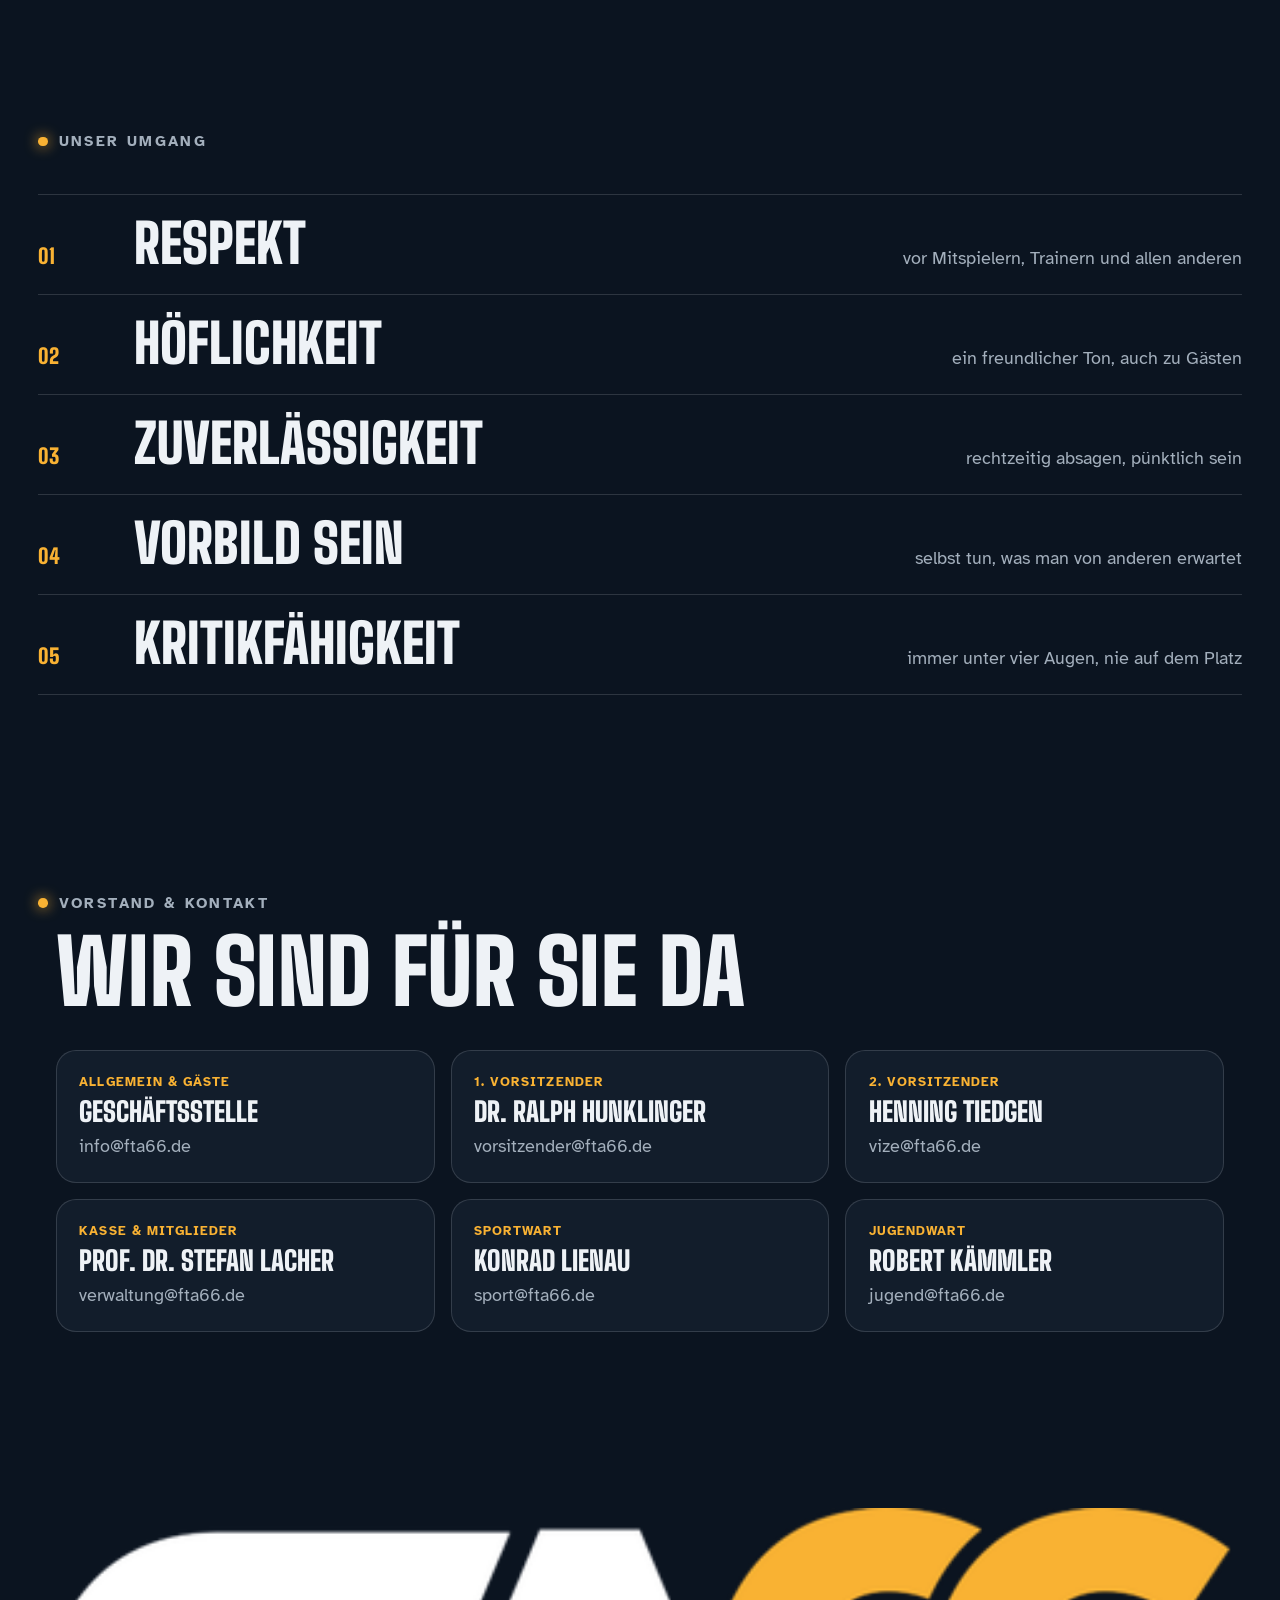
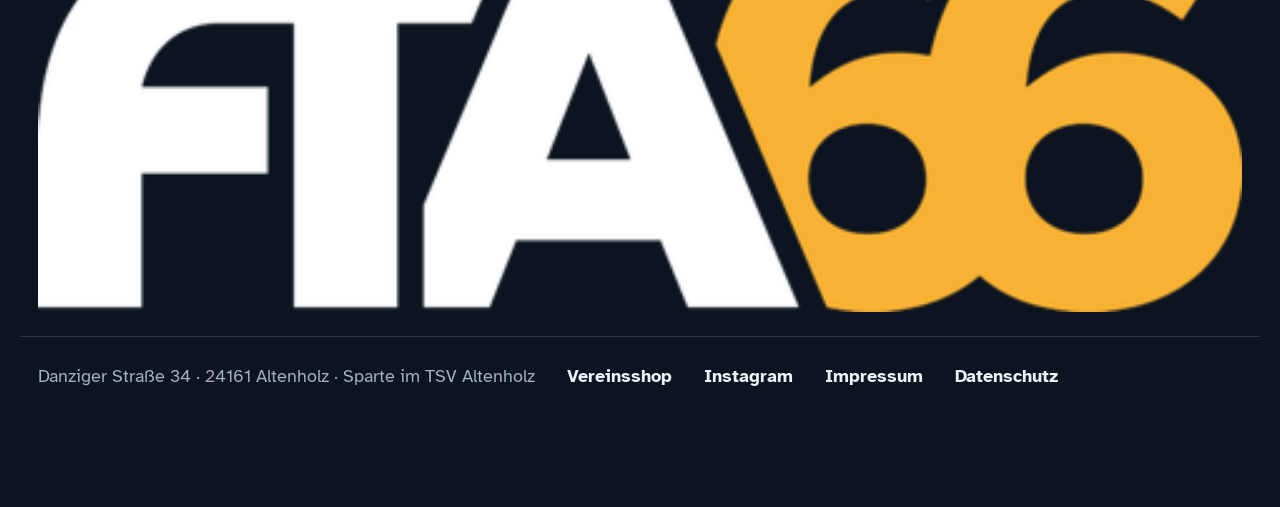
<file: nachtblau/index.html>
<!doctype html>
<html lang="de"><head><meta charset="utf-8"><meta name="viewport" content="width=device-width,initial-scale=1,viewport-fit=cover"><meta name="robots" content="noindex,nofollow">
<style>:root{padding-top:env(safe-area-inset-top,0px);padding-bottom:env(safe-area-inset-bottom,0px)}body{margin:0}img{max-width:100%}[hidden]{display:none!important}</style>
<title>FTA66 Nachtblau</title>
<link rel="stylesheet" href="https://fonts.googleapis.com/css2?family=Big+Shoulders+Display:wght@600;800;900&family=Atkinson+Hyperlegible:wght@400;700&display=swap">
<link rel="stylesheet" href="booking.css">
<style>
/* Zwei Hauptfarben: Nachtblau + Anthrazit mit Blaustich, Hintergrund wechselt beim Scrollen zwischen beiden.
   Vereinsgelb nur als Akzent (Flutlicht). Schmale Stadion-Schrift wie auf Anzeigetafeln. Gestapelte Karten, zeichnende Platzlinien. */
:root{
  --c1:#0B1420; --c2:#1F2731; --c1-card:#121D2B; --c2-card:#2A3440;
  --text:#EEF2F6; --mut:#A3AFBC; --line:rgba(238,242,246,.15); --gold:#F9B233;
  --display:"Big Shoulders Display","Arial Narrow",sans-serif; --body:"Atkinson Hyperlegible",system-ui,sans-serif;
  --hdr:74px; --bk-display:var(--display); --bk-body:var(--body); color-scheme:dark;
}
*{box-sizing:border-box}
body{background:var(--c1);color:var(--text);font:1.15rem/1.65 var(--body);margin:0;transition:background-color .9s ease}
body::before{content:"";position:fixed;inset:0 0 auto;height:env(safe-area-inset-top,0px);z-index:60;background:var(--c1)}
a{color:inherit}img{display:block;max-width:100%}
.in{max-width:1240px;margin:0 auto;padding-left:max(18px,env(safe-area-inset-left,0px));padding-right:max(18px,env(safe-area-inset-right,0px))}
:focus-visible{outline:3px solid var(--gold);outline-offset:3px}
.d{font-family:var(--display);font-weight:900;text-transform:uppercase;line-height:.88;letter-spacing:.005em;margin:0;text-wrap:balance}
h2.d{font-size:clamp(3rem,7vw,6.2rem)}
.kick{display:inline-flex;align-items:center;gap:.7rem;font:700 .92rem var(--body);letter-spacing:.16em;text-transform:uppercase;color:var(--mut)}
.kick::before{content:"";width:.6rem;height:.6rem;border-radius:50%;background:var(--gold);box-shadow:0 0 14px var(--gold)}
.gold{color:var(--gold)}
/* Kopf */
.top{position:sticky;top:env(safe-area-inset-top,0px);z-index:40;background:color-mix(in srgb,var(--c1) 80%,transparent);backdrop-filter:blur(14px);-webkit-backdrop-filter:blur(14px);border-bottom:1px solid var(--line)}
.top .in{display:flex;align-items:center;gap:1.4rem;height:var(--hdr)}
.top .logo img{height:38px;width:auto}
.menu{display:flex;gap:.3rem;margin-left:auto}
.menu a{text-decoration:none;font-weight:700;padding:.5rem .9rem;border-radius:999px;transition:background .25s}
.menu a:hover{background:var(--c2-card)}
.textsize{color:var(--text)}
.btn{position:relative;overflow:hidden;display:inline-flex;align-items:center;gap:.6rem;border:0;background:var(--gold);color:#111;font:800 1.05rem var(--body);padding:.95rem 1.45rem;border-radius:14px;cursor:pointer;text-decoration:none;white-space:nowrap;box-shadow:0 0 0 0 rgba(249,178,51,.5);transition:box-shadow .3s,transform .3s}
.btn:hover{box-shadow:0 0 0 6px rgba(249,178,51,.18),0 10px 30px rgba(249,178,51,.25);transform:translateY(-1px)}
.btn.ghost{background:rgba(238,242,246,.08);color:var(--text);box-shadow:inset 0 0 0 1.5px var(--line)}
.chips{display:none}
/* Hero: Flutlicht schaltet sich ein, Platzlinien zeichnen sich */
.hero{position:relative;min-height:min(86vh,820px);display:flex;align-items:flex-end;overflow:hidden;isolation:isolate}
.hero .bgimg{position:absolute;inset:-6% 0 0;z-index:-3}
.hero .bgimg img{width:100%;height:100%;object-fit:cover;object-position:60% 30%;filter:saturate(.7) brightness(.55)}
.hero::before{content:"";position:absolute;inset:0;z-index:-2;background:linear-gradient(180deg,rgba(11,20,32,.35) 0%,rgba(11,20,32,.55) 45%,var(--c1) 100%),linear-gradient(90deg,rgba(11,20,32,.85),rgba(11,20,32,0) 70%)}
.beam{position:absolute;top:-30%;width:60vw;height:150%;z-index:-1;pointer-events:none;background:conic-gradient(from 180deg at 50% 0%,transparent 0deg,transparent 160deg,rgba(255,236,190,.16) 175deg,rgba(255,236,190,.22) 180deg,rgba(255,236,190,.16) 185deg,transparent 200deg,transparent 360deg);mix-blend-mode:screen;transform-origin:50% 0}
.beam.l{left:-12vw;transform:rotate(-22deg)}.beam.r{right:-12vw;transform:rotate(22deg)}
@media (prefers-reduced-motion:no-preference){
 .beam{animation:flick 1.4s steps(1) .3s both,sway 9s ease-in-out 1.8s infinite alternate}
 .beam.r{animation-delay:.5s,2.2s}
}
@keyframes flick{0%{opacity:0}15%{opacity:1}25%{opacity:.15}38%{opacity:1}48%{opacity:.4}60%,100%{opacity:1}}
@keyframes sway{to{rotate:6deg}}
.lines{position:absolute;right:-4%;bottom:6%;width:min(60vw,760px);height:auto;z-index:-1;opacity:.55}
.lines path,.lines rect,.lines line{fill:none;stroke:#fff;stroke-width:2}
html.js [data-draw] :is(path,rect,line){stroke-dasharray:1;stroke-dashoffset:1}
[data-draw].in :is(path,rect,line){stroke-dashoffset:0;transition:stroke-dashoffset 2.4s cubic-bezier(.6,0,.2,1)}
[data-draw].in :is(path,rect,line):nth-child(2){transition-delay:.25s}[data-draw].in :is(path,rect,line):nth-child(3){transition-delay:.5s}[data-draw].in :is(path,rect,line):nth-child(n+4){transition-delay:.75s}
.hero .in{width:100%;padding-block:6rem 3.4rem}
.hero h1{font-size:clamp(4rem,13vw,11.5rem);margin:1.2rem 0 1.4rem}
.ln{display:block;overflow:hidden}
.ln>span{display:block}
@media (prefers-reduced-motion:no-preference){.ln>span{animation:up 1.1s cubic-bezier(.2,.85,.2,1) .2s both}.ln:nth-child(2)>span{animation-delay:.34s}.hero .sub{animation:fade 1s .8s both}}
@keyframes up{from{transform:translateY(105%)}}
@keyframes fade{from{opacity:0;transform:translateY(16px)}}
.sub{display:flex;gap:2rem;align-items:flex-end;justify-content:space-between;flex-wrap:wrap}
.sub p{max-width:40ch;margin:0;color:#D4DBE3;font-size:1.22rem}
.btns{display:flex;gap:.7rem;flex-wrap:wrap}
/* Laufband */
.mq{overflow:hidden;padding-block:1.6rem;border-block:1px solid var(--line)}
.mq-track{display:flex;width:max-content;will-change:transform}
.mq-track span{font:900 clamp(3rem,8vw,6.5rem)/1 var(--display);text-transform:uppercase;padding-right:2rem;display:flex;align-items:center;gap:2rem;white-space:nowrap}
.mq-track span::after{content:"";width:.28em;height:.28em;border-radius:50%;background:var(--gold);box-shadow:0 0 18px var(--gold)}
.mq-track span:nth-child(even){color:transparent;-webkit-text-stroke:1.5px var(--text)}
/* Einblenden */
html.js [data-reveal].pre{opacity:0;transform:translateY(46px)}
[data-reveal].in{opacity:1;transform:none;transition:opacity 1s ease,transform 1.1s cubic-bezier(.2,.85,.2,1)}
html.js [data-wipe].pre{clip-path:inset(0 100% 0 0)}
[data-wipe].in{clip-path:inset(0);transition:clip-path 1.3s cubic-bezier(.7,0,.2,1)}
section{padding-block:6rem}
.statement p{font:800 clamp(2.2rem,5vw,4.4rem)/1.02 var(--display);text-transform:uppercase;margin:1.6rem 0 0;max-width:22ch}
/* Gestapelte Karten */
.stack{display:grid;gap:1.4rem;margin-top:3rem}
.sc{position:sticky;top:calc(var(--hdr) + 24px + var(--i) * 18px);border-radius:28px;padding:2.4rem;min-height:340px;display:grid;grid-template-columns:auto 1fr auto;gap:2rem;align-items:center;box-shadow:0 -20px 50px rgba(0,0,0,.35);border:1px solid var(--line)}
.sc:nth-child(1){--i:0;background:var(--c1-card)}.sc:nth-child(2){--i:1;background:var(--c2-card)}.sc:nth-child(3){--i:2;background:#16263A}
.sc .num{font:900 clamp(6rem,12vw,10rem)/.8 var(--display);color:transparent;-webkit-text-stroke:2px var(--gold)}
.sc h3{font:900 clamp(2.2rem,4.4vw,3.6rem)/.9 var(--display);text-transform:uppercase;margin:0 0 .7rem}
.sc p{margin:0;color:var(--mut);max-width:48ch}
/* Padel */
.split{display:grid;grid-template-columns:1fr 1fr;gap:4rem;align-items:center}
.frame{position:relative}
.frame .ph{border-radius:26px;overflow:hidden;aspect-ratio:4/3.3}
.frame .ph img{width:100%;height:100%;object-fit:cover}
.frame .tag{position:absolute;right:-1rem;bottom:-1.4rem;background:var(--gold);color:#111;border-radius:18px;padding:1rem 1.2rem;max-width:230px;box-shadow:0 20px 40px rgba(0,0,0,.4)}
.frame .tag b{display:block;font:900 2.6rem/1 var(--display)}
.split p{color:var(--mut)}
.facts{display:grid;grid-template-columns:1fr 1fr;gap:.8rem;margin:1.8rem 0}
.facts div{background:var(--c2-card);border-radius:16px;padding:1rem 1.1rem}
.facts b{display:block;font:900 1.6rem/1.05 var(--display);text-transform:uppercase}
/* Lageplan */
.exp{position:relative;border-radius:0;overflow:hidden;height:min(80vh,780px);background:#fff;margin-top:2.6rem}
.exp img{width:100%;height:100%;object-fit:contain}
/* Leitlinien */
.vals{list-style:none;margin:2.4rem 0 0;padding:0;border-top:1px solid var(--line)}
.vals li{display:grid;grid-template-columns:5rem 1fr auto;gap:1rem;align-items:baseline;padding:1.3rem 0;border-bottom:1px solid var(--line)}
.vals b{font:900 clamp(2rem,4.4vw,3.4rem)/1 var(--display);text-transform:uppercase}
.vals span{font:900 1.3rem var(--display);color:var(--gold)}
.vals em{font-style:normal;color:var(--mut);text-align:right}
.vals li{transition:padding .35s}
.vals li:hover{padding-left:.8rem}
.vor{display:grid;grid-template-columns:repeat(3,1fr);gap:1rem;margin-top:2.4rem}
.vor div{background:var(--c1-card);border:1px solid var(--line);border-radius:20px;padding:1.3rem 1.4rem;min-width:0;overflow-wrap:anywhere}
.vor small{display:block;color:var(--gold);font-weight:700;letter-spacing:.08em;text-transform:uppercase;font-size:.82rem}
.vor b{display:block;font:900 1.7rem/1.05 var(--display);text-transform:uppercase;margin:.25rem 0 .3rem}
.vor span{color:var(--mut)}
footer .big{padding-block:5rem 1.5rem}
footer .big img{width:100%;height:auto;max-width:none}
footer .row{display:flex;flex-wrap:wrap;gap:1rem 2rem;padding-block:1.5rem 2rem;border-top:1px solid var(--line);color:var(--mut)}
footer .row a{text-decoration:none;color:var(--text);font-weight:700}
.dock-in{background:var(--c2-card);box-shadow:0 14px 40px rgba(0,0,0,.5),0 0 0 1px rgba(238,242,246,.12)}
@media (max-width:960px){
  .menu,.top .textsize{display:none}.top .btn{margin-left:auto;padding:.7rem 1.1rem}
  .chips{display:flex;gap:.5rem;overflow-x:auto;padding:.1rem max(18px,env(safe-area-inset-left,0px)) .7rem;scrollbar-width:none}
  .chips a{flex:0 0 auto;text-decoration:none;border:1px solid var(--line);border-radius:999px;padding:.45rem .95rem;font-weight:700}
  .chips .textsize{flex:0 0 auto}
  .hero{min-height:78vh}.hero .in{padding-block:4rem 2.4rem}
  .lines{width:120vw;right:-30%;opacity:.35}
  .sc{position:relative;top:auto;grid-template-columns:1fr;padding:1.6rem;min-height:0;gap:1rem}
  .split{grid-template-columns:1fr;gap:3rem}
  .frame .tag{right:.8rem}
  .exp{height:auto}.exp img{height:auto}
  .vor{grid-template-columns:1fr 1fr}
  .vals li{grid-template-columns:3rem 1fr}.vals em{grid-column:2;text-align:left}
  section{padding-block:4rem}
}
@media (max-width:540px){.vor,.facts{grid-template-columns:1fr}}
</style>

<header class="top"><div class="in">
  <a class="logo" href="#start"><img src="img/logo-white.png" alt="FTA66 – Tennis in Altenholz" width="114" height="38"></a>
  <nav class="menu" aria-label="Hauptmenü"><a href="#wege">Mitmachen</a><a href="#padel">Padel</a><a href="#anlage">Anlage</a><a href="#kontakt">Kontakt</a></nav>
  <div class="textsize" role="group" aria-label="Schriftgröße"><button data-size="s">A</button><button data-size="m">A</button><button data-size="l">A</button></div>
  <button class="btn" data-book>Platz buchen</button>
</div>
<nav class="chips" aria-label="Bereiche"><a href="#wege">Mitmachen</a><a href="#padel">Padel</a><a href="#anlage">Anlage</a><a href="#kontakt">Kontakt</a><div class="textsize" role="group" aria-label="Schriftgröße"><button data-size="s">A</button><button data-size="m">A</button><button data-size="l">A</button></div></nav>
</header>

<main id="start">
<div class="hero" data-bg="#0B1420">
  <div class="bgimg" data-parallax="-0.12"><img src="img/spieler-xl.webp" alt="" width="1200" height="1456"></div>
  <span class="beam l" aria-hidden="true"></span><span class="beam r" aria-hidden="true"></span>
  <svg class="lines" data-draw viewBox="0 0 760 420" aria-hidden="true"><path pathLength="1" d="M60 400 L170 40 H590 L700 400 Z"/><path pathLength="1" d="M100 400 L194 80 H566 L660 400"/><path pathLength="1" d="M140 260 H620"/><path pathLength="1" d="M380 260 V400"/><path pathLength="1" d="M20 330 H740"/></svg>
  <div class="in">
    <div class="kick">Fördergemeinschaft Tennis in Altenholz e.V. · seit 1966</div>
    <h1 class="d"><span class="ln"><span>Abends noch</span></span><span class="ln"><span>einen <span class="gold">Satz?</span></span></span></h1>
    <div class="sub"><p>Acht Sandplätze, zwei Padel-Courts mit Flutlicht und ein Verein für Jung und Alt in Altenholz-Stift.</p>
      <div class="btns"><button class="btn" data-book>Platz buchen →</button><a class="btn ghost" href="#wege">Mitglied werden</a></div></div>
  </div>
</div>

<div class="mq" data-marquee data-bg="#0B1420" aria-hidden="true"><div class="mq-track"><span>Tennis</span><span>Padel</span><span>Beach</span><span>Seit 1966</span><span>Altenholz</span><span>Tennis</span><span>Padel</span><span>Beach</span><span>Seit 1966</span><span>Altenholz</span></div></div>

<section class="statement" data-bg="#1F2731"><div class="in">
  <div class="kick">Über uns</div>
  <p data-words>Seit 1966 auf roter Asche. Heute mit Padel unter Flutlicht, Beachfeldern und einem Biergarten, in dem jeder Satz noch einmal gespielt wird.</p>
</div></section>

<section id="wege" data-bg="#1F2731" style="padding-top:0"><div class="in">
  <div class="kick">So kommen Sie auf den Platz</div>
  <div class="stack">
    <article class="sc"><span class="num">1</span><div><h3>Mitglied werden</h3><p>Für Alt und Jung: alle Plätze, Training, Mannschaften und Vereinsleben. Den Antrag können Sie ausdrucken und abgeben.</p></div><a class="btn" href="https://tennis-in-altenholz.de/wp-content/uploads/2026/08/antrag_tennissport_fta66.pdf" target="_blank" rel="noopener">Antrag (PDF)</a></article>
    <article class="sc"><span class="num">2</span><div><h3>Padel ausprobieren</h3><p>Freitags 17 bis 18 Uhr betreute Schnupperstunde für Nicht-Mitglieder. Leihschläger stehen bereit. Anmeldung bei info@fta66.de.</p></div><a class="btn ghost" href="#padel">Mehr zu Padel</a></article>
    <article class="sc"><span class="num">3</span><div><h3>Als Gast spielen</h3><p>Tennis-Gastspieler melden sich kurz per E-Mail an. Mitglieder buchen direkt über die Leiste unten auf jeder Seite.</p></div><button class="btn" data-book>Platz buchen</button></article>
  </div>
</div></section>

<section id="padel" data-bg="#0B1420"><div class="in split">
  <div class="frame" data-reveal>
    <figure class="ph" data-wipe style="margin:0"><img src="img/padel-xl.webp" alt="Luftbild der zwei neuen Padel-Courts" width="1000" height="750"></figure>
    <div class="tag" data-parallax="0.08"><b>1 : 1</b>Show-Match zur Eröffnung vor rund 250 Gästen</div>
  </div>
  <div data-reveal>
    <div class="kick">Neu seit September 2026</div>
    <h2 class="d" style="margin:1rem 0 1.2rem">Padel unter <span class="gold">Flutlicht</span></h2>
    <p>Tennis trifft Squash: zu viert, auf kleinem Feld mit Glaswänden. Draußen und fast das ganze Jahr bespielbar, auch an langen Abenden.</p>
    <div class="facts"><div><b>Fr 17–18 Uhr</b>Schnupperstunde</div><div><b>10 € / Std.</b>für Mitglieder</div><div><b>2 Courts</b>mit Flutlicht</div><div><b>Leihschläger</b>vorhanden</div></div>
    <button class="btn" data-book="padel">Padel-Court buchen</button>
  </div>
</div></section>

<section id="anlage" data-bg="#1F2731"><div class="in">
  <div class="kick">Die Anlage</div>
  <h2 class="d" style="margin-top:1rem" data-reveal>Danziger Straße 34</h2>
  <p style="color:var(--mut);max-width:52ch" data-reveal>Tennis 1–8, Padel 9–10, Beach 11–12, Gastro „Platz 13“ mit Biergarten und Terrasse, Kinderspielplatz, WC und Duschen. Parken direkt an der Anlage.</p>
</div>
<figure class="exp" data-expand style="margin-inline:0;margin-bottom:0"><img src="img/lageplan.webp" alt="Lageplan der Anlage mit allen Plätzen" width="1024" height="724"></figure>
</section>

<section data-bg="#0B1420"><div class="in">
  <div class="kick">Unser Umgang</div>
  <ol class="vals">
    <li data-reveal><span>01</span><b>Respekt</b><em>vor Mitspielern, Trainern und allen anderen</em></li>
    <li data-reveal><span>02</span><b>Höflichkeit</b><em>ein freundlicher Ton, auch zu Gästen</em></li>
    <li data-reveal><span>03</span><b>Zuverlässigkeit</b><em>rechtzeitig absagen, pünktlich sein</em></li>
    <li data-reveal><span>04</span><b>Vorbild sein</b><em>selbst tun, was man von anderen erwartet</em></li>
    <li data-reveal><span>05</span><b>Kritikfähigkeit</b><em>immer unter vier Augen, nie auf dem Platz</em></li>
  </ol>
</div></section>

<section id="kontakt" data-bg="#1F2731"><div class="in">
  <div class="kick">Vorstand & Kontakt</div>
  <h2 class="d" style="margin-top:1rem" data-reveal>Wir sind für Sie da</h2>
  <div class="vor" data-reveal>
    <div><small>Allgemein & Gäste</small><b>Geschäftsstelle</b><span>info@fta66.de</span></div>
    <div><small>1. Vorsitzender</small><b>Dr. Ralph Hunklinger</b><span>vorsitzender@fta66.de</span></div>
    <div><small>2. Vorsitzender</small><b>Henning Tiedgen</b><span>vize@fta66.de</span></div>
    <div><small>Kasse & Mitglieder</small><b>Prof. Dr. Stefan Lacher</b><span>verwaltung@fta66.de</span></div>
    <div><small>Sportwart</small><b>Konrad Lienau</b><span>sport@fta66.de</span></div>
    <div><small>Jugendwart</small><b>Robert Kämmler</b><span>jugend@fta66.de</span></div>
  </div>
</div></section>
</main>
<footer data-bg="#0B1420"><div class="in big" data-reveal><img src="img/logo-white.png" alt="FTA66" width="480" height="161"></div>
<div class="in row"><span>Danziger Straße 34 · 24161 Altenholz · Sparte im TSV Altenholz</span><a href="https://tennis-in-altenholz.fan12.de/" target="_blank" rel="noopener">Vereinsshop</a><a href="https://www.instagram.com/tennis_in_altenholz/" target="_blank" rel="noopener">Instagram</a><a href="https://tennis-in-altenholz.de/impressum/" target="_blank" rel="noopener">Impressum</a><a href="https://tennis-in-altenholz.de/datenschutz/" target="_blank" rel="noopener">Datenschutz</a></div></footer>
<script src="booking.js"></script>
<script src="fx.js"></script>
<script src="motion.js"></script>
</html>
</file>
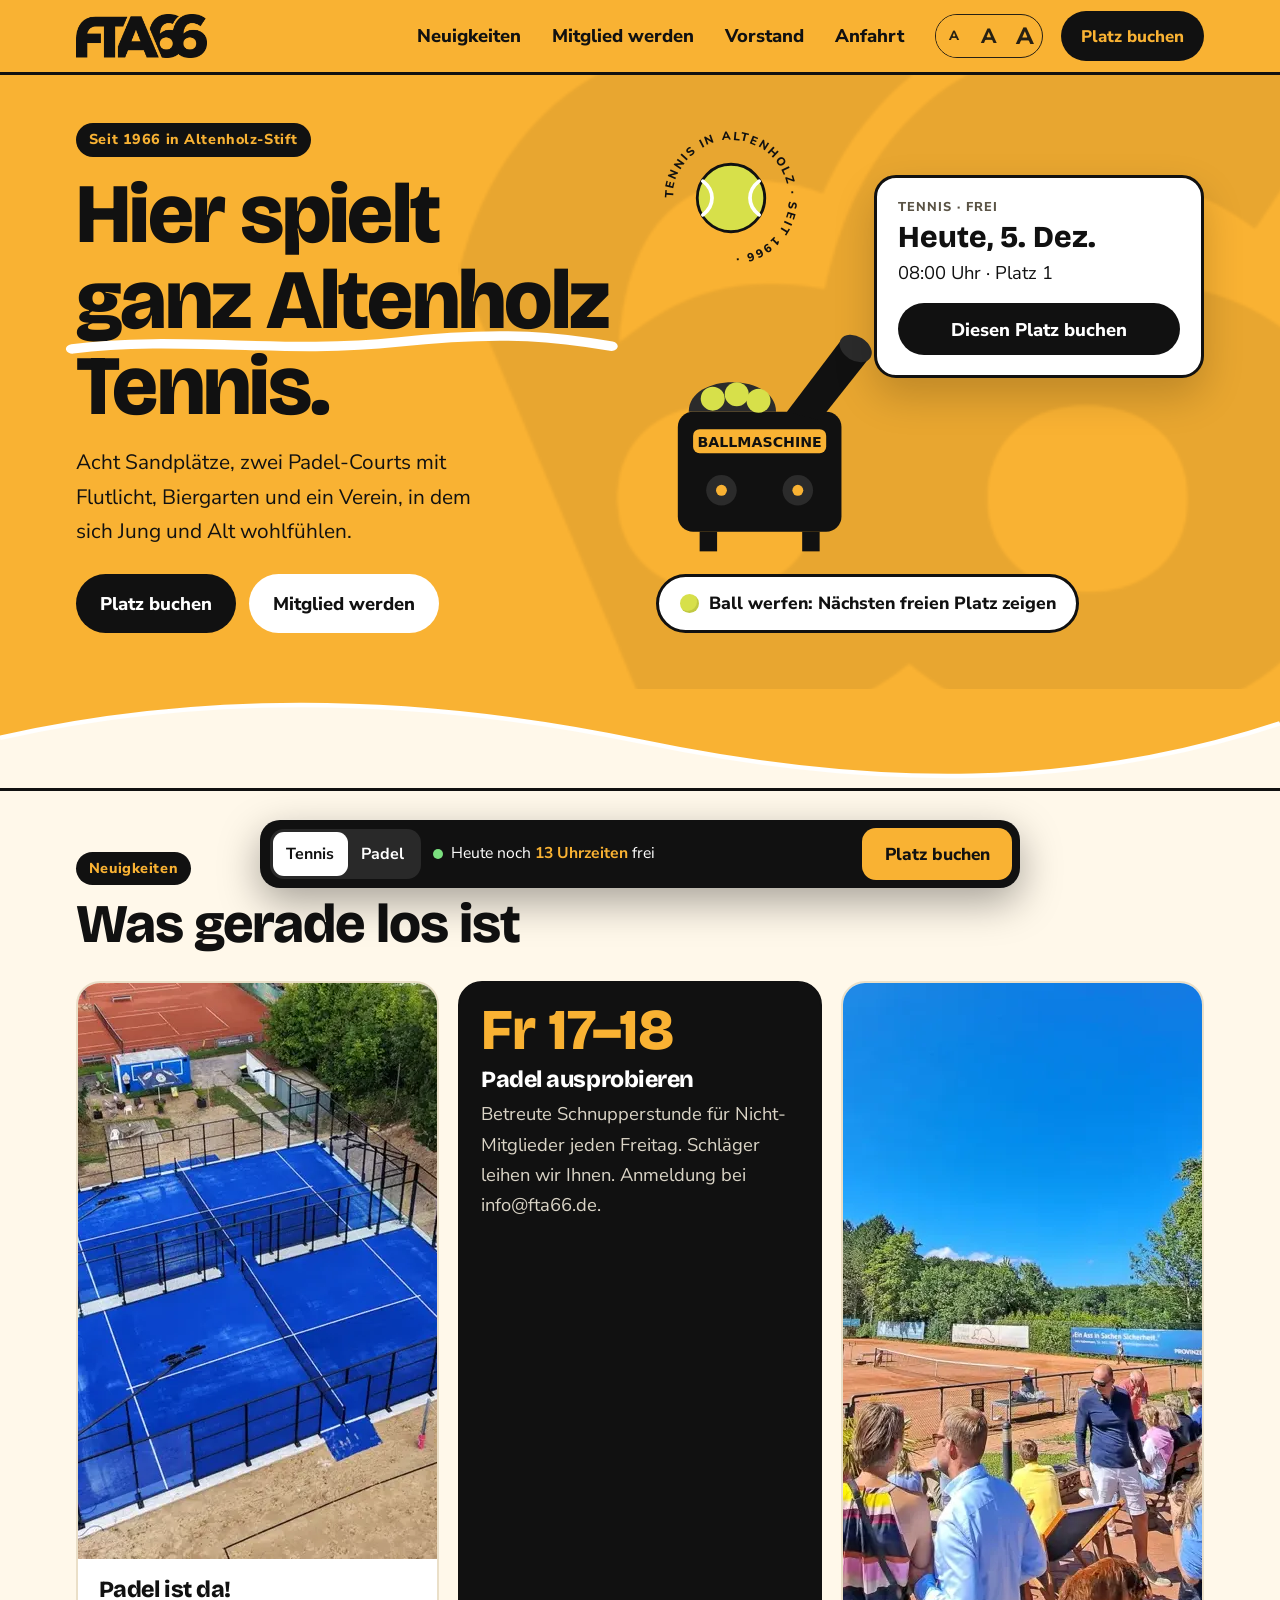
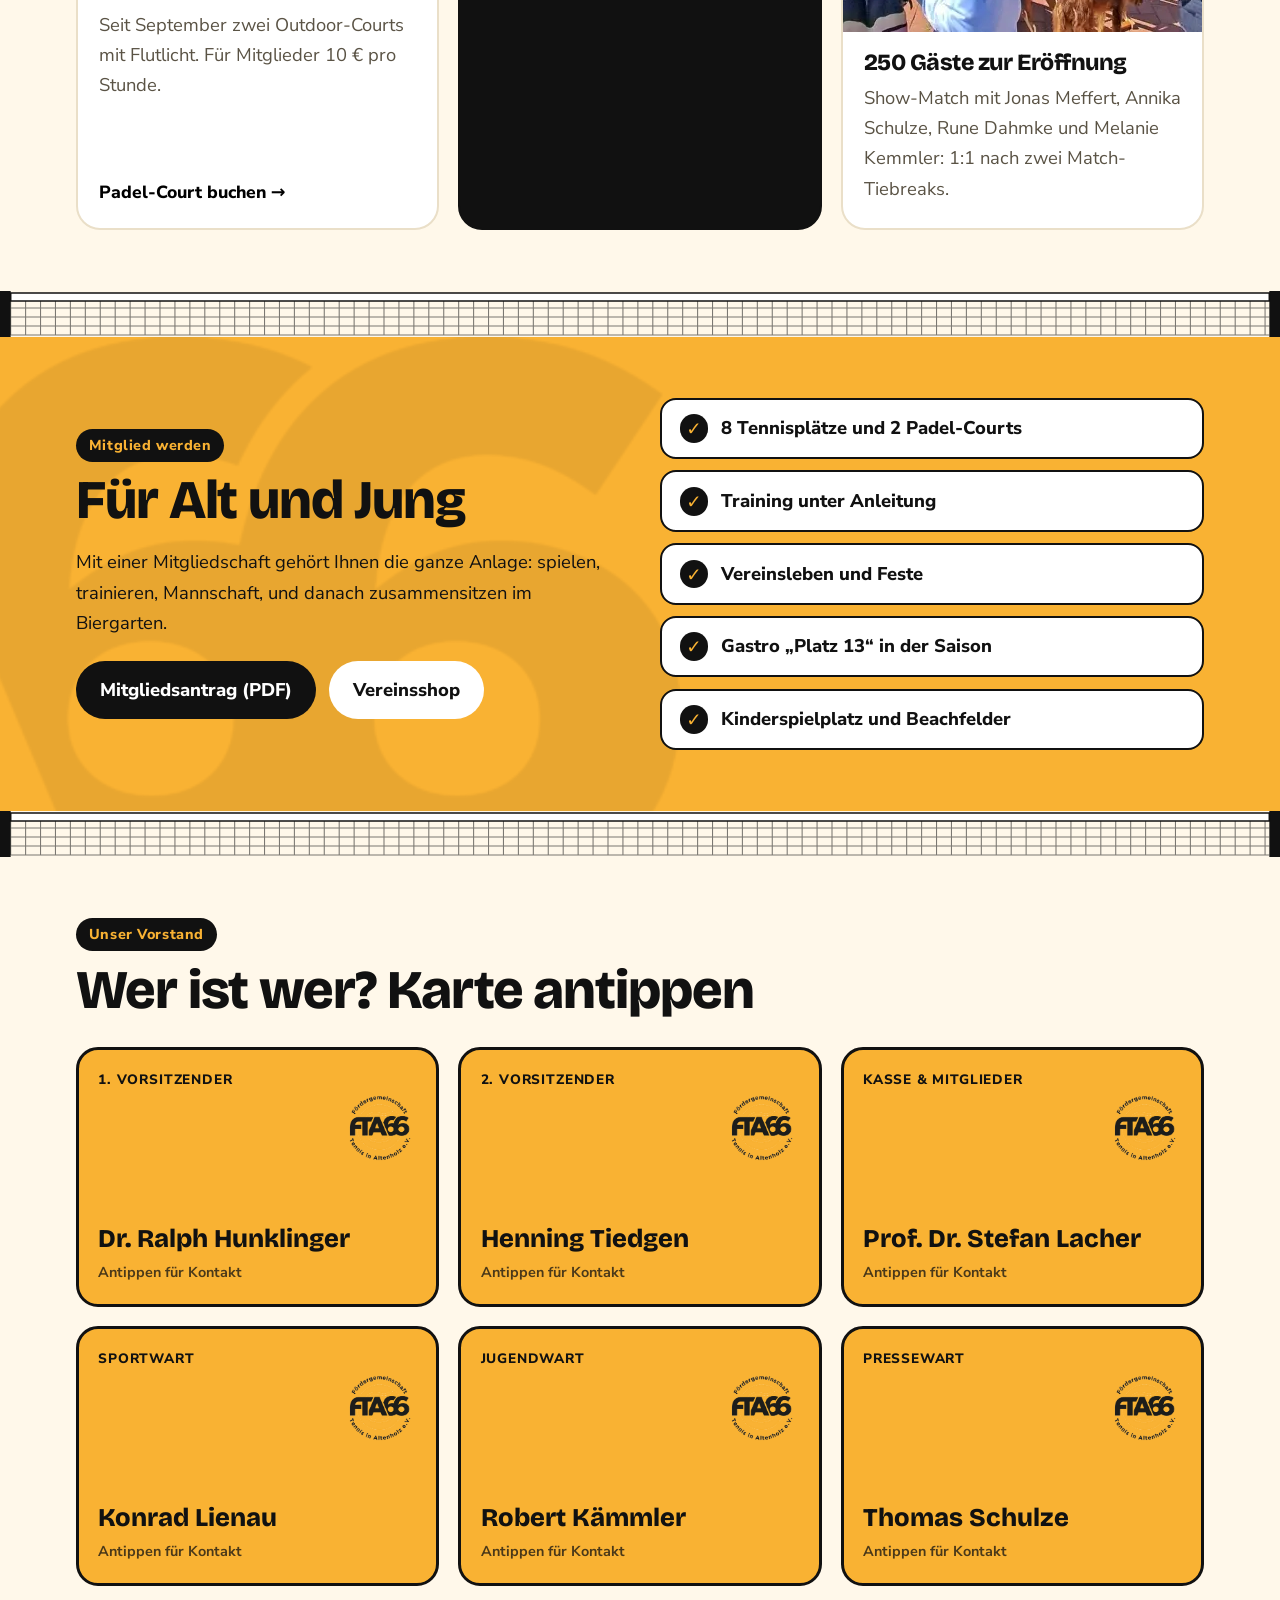
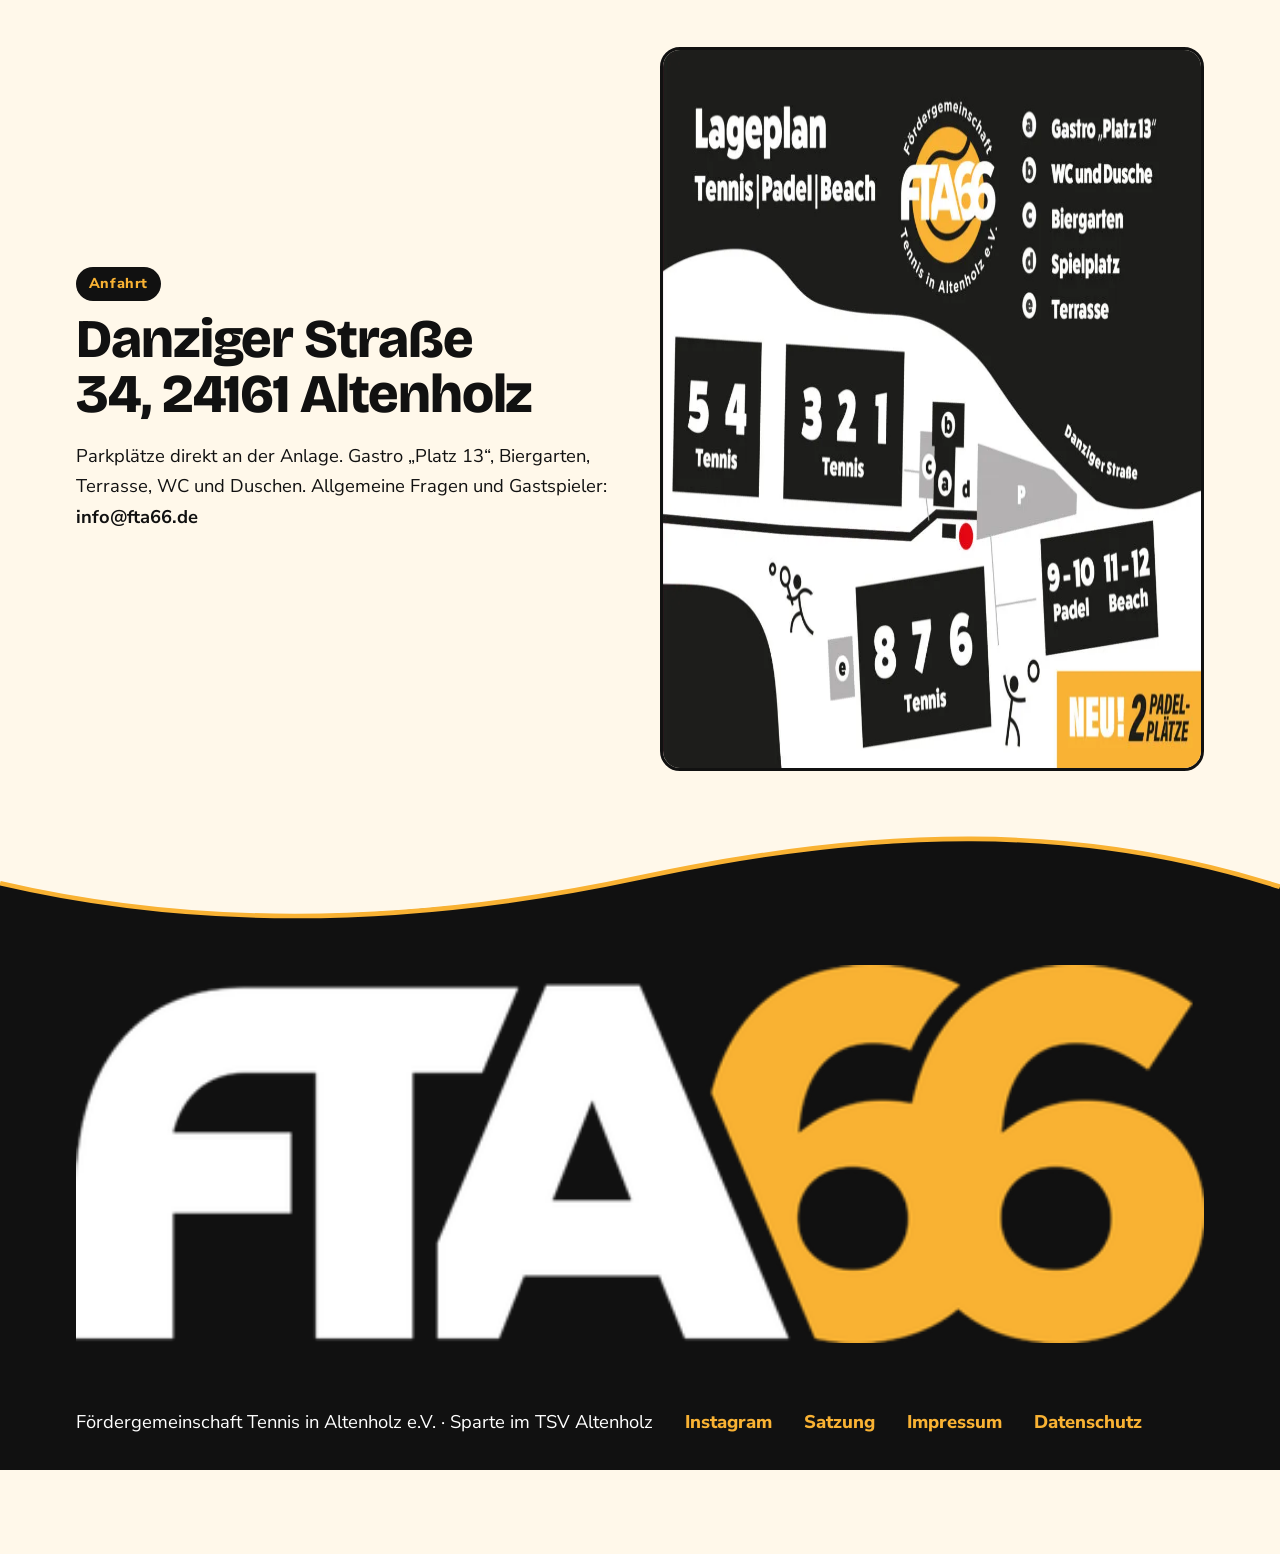
<file: vereinsgelb/index.html>
<!doctype html>
<html lang="de"><head><meta charset="utf-8"><meta name="viewport" content="width=device-width,initial-scale=1,viewport-fit=cover"><meta name="robots" content="noindex,nofollow">
<style>:root{padding-top:env(safe-area-inset-top,0px);padding-bottom:env(safe-area-inset-bottom,0px)}body{margin:0}img{max-width:100%}[hidden]{display:none!important}</style>
<title>FTA66 Vereinsgelb</title>
<link rel="stylesheet" href="https://fonts.googleapis.com/css2?family=Bricolage+Grotesque:opsz,wght@12..96,600..800&family=Nunito+Sans:opsz,wght@6..12,400;6..12,600;6..12,800&display=swap">
<link rel="stylesheet" href="booking.css">
<style>
/* Layout: freundlich und gut lesbar, das Vereinsgelb trägt die Seite, Schwarz für Schrift und Knöpfe, Weiß für Karten. Netze trennen die Abschnitte. Nur helles Thema. */
:root{
  --gold:#F9B233; --gold-l:#FFE2A3; --ink:#111; --white:#fff; --cream:#FFF8EA; --mut:#5A5345; --clay:#C4602F; --line:#EADFC8;
  --display:"Bricolage Grotesque",system-ui,sans-serif; --body:"Nunito Sans",system-ui,sans-serif;
  --bk-display:var(--display); --bk-body:var(--body); color-scheme:light;
}
*{box-sizing:border-box}
body{background:var(--cream);color:var(--ink);font:1.15rem/1.65 var(--body);margin:0}
body::before{content:"";position:fixed;inset:0 0 auto;height:env(safe-area-inset-top,0px);z-index:60;background:var(--gold)}
a{color:inherit}img{display:block;max-width:100%}
.in{max-width:1160px;margin:0 auto;padding-left:max(16px,env(safe-area-inset-left,0px));padding-right:max(16px,env(safe-area-inset-right,0px))}
:focus-visible{outline:3px solid var(--ink);outline-offset:3px}
h1,h2,h3{font-family:var(--display);font-weight:800;line-height:1.02;margin:0;letter-spacing:-.02em;text-wrap:balance}
.pill{display:inline-block;background:var(--ink);color:var(--gold);font-weight:800;font-size:.9rem;padding:.3rem .8rem;border-radius:99px;letter-spacing:.04em}
/* Kopf */
.top{position:sticky;top:env(safe-area-inset-top,0px);z-index:40;background:var(--gold);border-bottom:3px solid var(--ink)}
.top .in{display:flex;align-items:center;gap:1.1rem;min-height:72px}
.top .logo img{height:44px;width:auto}
.menu{display:flex;gap:.25rem;margin-left:auto}
.menu a{text-decoration:none;font-weight:800;padding:.5rem .85rem;border-radius:99px}
.menu a:hover{background:rgba(0,0,0,.08)}
.cta{border:0;background:var(--ink);color:var(--gold);font:800 1.05rem var(--body);padding:.85rem 1.25rem;border-radius:99px;cursor:pointer;white-space:nowrap}
.chips{display:none}
/* Hero mit Ballmaschine */
.hero{background:var(--gold);overflow:hidden}
.hero .in{display:grid;grid-template-columns:1fr 1fr;gap:2rem;align-items:center;padding-block:3rem 3.5rem}
.hero h1{font-size:clamp(2.8rem,6.6vw,5.4rem);margin:.9rem 0 1rem}
.hero p{font-size:1.3rem;max-width:36ch;margin:0 0 1.6rem}
.btn{border:0;background:var(--ink);color:#fff;font:800 1.15rem var(--body);padding:1.05rem 1.5rem;border-radius:99px;cursor:pointer;text-decoration:none;display:inline-block}
.btn.w{background:#fff;color:var(--ink)}
.btns{display:flex;gap:.8rem;flex-wrap:wrap}
.machine{position:relative;min-height:400px}
.machine svg.mach{position:absolute;left:0;bottom:0;width:46%;max-width:240px;height:auto}
.fire{position:absolute;left:2%;bottom:-6px;transform:translateY(100%)}
.fire{position:static;margin-top:1rem}
.mcol{display:flex;flex-direction:column;gap:1rem;height:100%}
.stage{position:relative;flex:1;min-height:330px}
.flyball{position:absolute;width:34px;height:34px;border-radius:50%;background:radial-gradient(circle at 35% 35%,#F3F88E,#C6D23A);left:0;top:0;pointer-events:none;opacity:0;z-index:3;box-shadow:inset -3px -3px 0 rgba(0,0,0,.08)}
.slot{position:absolute;right:0;top:12%;width:min(330px,62%);background:#fff;border-radius:22px;padding:1.2rem 1.3rem;box-shadow:0 18px 40px rgba(0,0,0,.18);border:3px solid var(--ink);transform-origin:20% 80%}
.slot small{display:block;font-weight:800;text-transform:uppercase;letter-spacing:.08em;font-size:.8rem;color:var(--mut)}
.slot b{display:block;font:800 1.9rem/1.05 var(--display);margin:.25rem 0}
.slot span{display:block;margin-bottom:.9rem}
.slot .btn{width:100%;text-align:center;padding:.85rem 1rem}
.slot.pop{animation:pop .45s cubic-bezier(.3,1.6,.5,1)}
@keyframes pop{0%{transform:scale(.4) rotate(-6deg);opacity:0}100%{transform:none;opacity:1}}
.fire-btn{border:3px solid var(--ink);background:#fff;color:var(--ink);font:800 1.1rem var(--body);padding:.9rem 1.3rem;border-radius:99px;cursor:pointer;align-self:flex-start;display:flex;gap:.6rem;align-items:center}
.fire-btn i{width:1.2rem;height:1.2rem;border-radius:50%;background:#D7E04A;display:inline-block;box-shadow:inset -2px -2px 0 rgba(0,0,0,.1)}
/* Netz-Trenner */
.net{display:block;width:100%;height:46px;overflow:visible}
.net .mesh{stroke:#111;stroke-width:1;opacity:.55}
.net .tape{fill:#fff;stroke:#111;stroke-width:1.5}
.net .post{fill:#111}
.net g.sway{transform-origin:50% 0;transform-box:fill-box;transition:transform .5s cubic-bezier(.3,1.8,.5,1)}
section{padding-block:3.8rem}
.sh{margin-bottom:1.8rem}
.sh h2{font-size:clamp(2.1rem,4.6vw,3.4rem);margin-top:.7rem}
/* Kacheln */
.cards{display:grid;grid-template-columns:repeat(3,1fr);gap:1.2rem}
.card{background:#fff;border-radius:24px;overflow:hidden;border:2px solid var(--line);display:flex;flex-direction:column;min-width:0}
.card img{width:100%;aspect-ratio:4/3;object-fit:cover}
.card .b{padding:1.2rem 1.3rem 1.5rem;display:flex;flex-direction:column;gap:.5rem;flex:1}
.card h3{font-size:1.45rem}
.card p{margin:0;color:var(--mut)}
.card .more{margin-top:auto;padding-top:.5rem;font-weight:800;text-decoration:none}
.card.ink{background:var(--ink);color:#fff;border-color:var(--ink)}
.card.ink p{color:#DAD4C6}
.card.ink .big{font:800 3.6rem/1 var(--display);color:var(--gold)}
.yellow{background:var(--gold)}
.join{display:grid;grid-template-columns:1fr 1fr;gap:2.5rem;align-items:center}
.join ul{list-style:none;margin:0;padding:0;display:grid;gap:.7rem}
.join li{background:#fff;border-radius:16px;padding:.85rem 1.1rem;font-weight:800;display:flex;gap:.8rem;align-items:center;border:2px solid var(--ink)}
.join li::before{content:"✓";width:1.8rem;height:1.8rem;border-radius:50%;background:var(--ink);color:var(--gold);display:grid;place-items:center;flex:none}
/* Sammelkarten */
.deck{display:grid;grid-template-columns:repeat(3,1fr);gap:1.2rem}
.tc{display:block;width:100%;perspective:900px;border:0;background:none;padding:0;cursor:pointer;text-align:left;font:inherit;color:inherit;min-height:260px}
.tc .inner{display:block;position:relative;width:100%;height:100%;min-height:260px;transition:transform .6s;transform-style:preserve-3d}
.tc[aria-pressed="true"] .inner{transform:rotateY(180deg)}
.tc .face{position:absolute;inset:0;border-radius:22px;backface-visibility:hidden;-webkit-backface-visibility:hidden;padding:1.2rem;display:flex;flex-direction:column;border:3px solid var(--ink)}
.tc .front{background:var(--gold)}
.tc .front .role{font-weight:800;text-transform:uppercase;letter-spacing:.06em;font-size:.85rem}
.tc .front b{font:800 1.6rem/1.05 var(--display);margin-top:auto}
.tc .front img{width:74px;height:74px;align-self:flex-end;margin-bottom:auto}
.tc .front .hint{font-size:.9rem;margin-top:.5rem;font-weight:700;opacity:.75}
.tc .back{background:var(--ink);color:#fff;transform:rotateY(180deg);justify-content:center;gap:.4rem}
.tc .back b{color:var(--gold);font:800 1.25rem var(--display)}
.tc .back span{font-size:1.15rem;overflow-wrap:anywhere;user-select:all}
@media (prefers-reduced-motion:reduce){.tc .inner{transition:none}}
.plan img{border-radius:20px;border:3px solid var(--ink);background:#fff}
footer{background:var(--ink);color:#fff}
footer .in{display:flex;gap:1rem 2rem;flex-wrap:wrap;align-items:center;padding-block:2rem}
footer img{height:34px;width:auto}
footer a{text-decoration:none;font-weight:800;color:var(--gold)}
/* ---- Gestaltung: Ballnaht-Kanten, Vereinsstempel, Kreide-Unterstreichung, riesige 66 ---- */
.hero{position:relative}
.hero .in{position:relative;z-index:1}
.big66{position:absolute;pointer-events:none;max-width:none;width:auto}
.hero .big66{right:-6%;top:-6%;height:112%;opacity:.07}
.seam{display:block;width:100%;height:clamp(50px,8vw,110px)}
.seam.top{background:var(--cream)}
.seam.bot{background:var(--cream);margin-top:-1px}
.ul{position:relative;white-space:nowrap;display:inline-block}
.ul svg{position:absolute;left:-2%;bottom:-.16em;width:104%;height:.32em;overflow:visible}
.ul path{fill:none;stroke:#fff;stroke-width:7;stroke-linecap:round}
@media (prefers-reduced-motion:no-preference){.ul path{stroke-dasharray:400;stroke-dashoffset:400;animation:drawul 1.1s .4s ease forwards}}
@keyframes drawul{to{stroke-dashoffset:0}}
.stamp{position:absolute;left:0;top:0;width:clamp(110px,14vw,150px);height:auto;z-index:2}
@media (prefers-reduced-motion:no-preference){.stamp .ring{animation:spin 26s linear infinite;transform-origin:80px 80px}}
@keyframes spin{to{transform:rotate(360deg)}}
.stamp text{font:800 12.5px var(--body);letter-spacing:.18em;fill:#111;text-transform:uppercase}
.card img{transition:transform .6s}
.card:hover img{transform:scale(1.04)}
.yellow{position:relative;overflow:hidden}
.yellow .big66{left:-5%;bottom:-20%;height:120%;opacity:.07}
.yellow .in{position:relative}

/* Marken-Abschluss: das Logo über die volle Breite */
.foot-big{padding-block:3.5rem 1rem}
.foot-big img{width:100%;height:auto;max-width:none;display:block}

@media (max-width:920px){
  .menu,.top .textsize{display:none}.top .cta{margin-left:auto}
  .chips{display:flex;gap:.5rem;overflow-x:auto;padding:.1rem max(16px,env(safe-area-inset-left,0px)) .7rem;background:var(--gold);scrollbar-width:none}
  .chips a{flex:0 0 auto;text-decoration:none;background:rgba(255,255,255,.55);border-radius:99px;padding:.45rem .9rem;font-weight:800}
  .chips .textsize{flex:0 0 auto}
  .hero .in,.join{grid-template-columns:1fr}
  .hero .in{padding-block:1.8rem 2.6rem}
  .machine{min-height:0}.stage{min-height:300px}
  .cards,.deck{grid-template-columns:1fr 1fr}
  section{padding-block:3rem}
}
@media (max-width:560px){.cards,.deck{grid-template-columns:1fr}.slot{width:68%}.top .logo img{height:36px}.cta{padding:.75rem 1rem}}
</style>

<header class="top"><div class="in">
  <a class="logo" href="#start"><img src="img/logo-black.png" alt="FTA66 – Tennis in Altenholz" width="132" height="44"></a>
  <nav class="menu" aria-label="Hauptmenü"><a href="#neu">Neuigkeiten</a><a href="#mitglied">Mitglied werden</a><a href="#vorstand">Vorstand</a><a href="#anlage">Anfahrt</a></nav>
  <div class="textsize" role="group" aria-label="Schriftgröße"><button data-size="s">A</button><button data-size="m">A</button><button data-size="l">A</button></div>
  <button class="cta" data-book>Platz buchen</button>
</div>
<nav class="chips" aria-label="Bereiche"><a href="#neu">Neuigkeiten</a><a href="#mitglied">Mitglied werden</a><a href="#vorstand">Vorstand</a><a href="#anlage">Anfahrt</a><div class="textsize" role="group" aria-label="Schriftgröße"><button data-size="s">A</button><button data-size="m">A</button><button data-size="l">A</button></div></nav>
</header>

<main id="start">
<div class="hero"><img class="big66" src="img/66-black.png" alt="" width="336" height="257"><div class="in">
  <div>
    <span class="pill">Seit 1966 in Altenholz-Stift</span>
    <h1>Hier spielt <span class="ul">ganz Altenholz<svg viewBox="0 0 300 20" preserveAspectRatio="none" aria-hidden="true"><path d="M4 14 C60 4 120 18 180 9 S270 6 296 12"/></svg></span> Tennis.</h1>
    <p>Acht Sandplätze, zwei Padel-Courts mit Flutlicht, Biergarten und ein Verein, in dem sich Jung und Alt wohlfühlen.</p>
    <div class="btns"><button class="btn" data-book>Platz buchen</button><a class="btn w" href="#mitglied">Mitglied werden</a></div>
  </div>
  <div class="machine mcol">
    <div class="stage" id="stage">
      <svg class="stamp" viewBox="0 0 160 160" aria-hidden="true"><defs><path id="circ" d="M80 80 m-62 0 a62 62 0 1 1 124 0 a62 62 0 1 1 -124 0"/></defs>
        <g class="ring"><text><textPath href="#circ">Tennis in Altenholz · seit 1966 · </textPath></text></g>
        <circle cx="80" cy="80" r="36" fill="#D7E04A" stroke="#111" stroke-width="3"/><path d="M50 62c13 10 13 26 0 36M110 62c-13 10-13 26 0 36" stroke="#fff" stroke-width="4" fill="none" stroke-linecap="round"/></svg>
      <svg class="mach" viewBox="0 0 220 230" aria-hidden="true">
        <rect x="20" y="96" width="150" height="110" rx="14" fill="#111"/>
        <rect x="34" y="112" width="122" height="22" rx="6" fill="#F9B233"/>
        <text x="95" y="128" text-anchor="middle" font-family="system-ui" font-weight="800" font-size="13" fill="#111">BALLMASCHINE</text>
        <circle cx="60" cy="168" r="14" fill="#2b2b2b"/><circle cx="60" cy="168" r="5" fill="#F9B233"/><circle cx="130" cy="168" r="14" fill="#2b2b2b"/><circle cx="130" cy="168" r="5" fill="#F9B233"/>
        <path d="M120 96 L170 30 L196 46 L150 104 Z" fill="#111"/><ellipse cx="183" cy="38" rx="16" ry="11" transform="rotate(32 183 38)" fill="#2b2b2b"/>
        <path d="M30 96 C30 60 110 60 110 96" fill="#2b2b2b"/>
        <circle cx="52" cy="84" r="11" fill="#D7E04A"/><circle cx="74" cy="80" r="11" fill="#D7E04A"/><circle cx="94" cy="86" r="11" fill="#D7E04A"/>
        <rect x="40" y="206" width="16" height="18" fill="#111"/><rect x="134" y="206" width="16" height="18" fill="#111"/>
      </svg>
      <span class="flyball" id="flyball" aria-hidden="true"></span>
      <div class="slot" id="slot" aria-live="polite"><small>Die Ballmaschine sagt</small><b>Freie Plätze werden gesucht …</b><span>&nbsp;</span></div>
    </div>
    <button class="fire-btn" id="fire"><i aria-hidden="true"></i>Ball werfen: Nächsten freien Platz zeigen</button>
  </div>
</div></div>

<svg class="seam top" viewBox="0 0 1200 110" preserveAspectRatio="none" aria-hidden="true"><path d="M0 0H1200V38C1010 112 820 112 600 58S180 6 0 54Z" fill="#F9B233"/><path d="M0 54C180 6 380 4 600 58S1010 112 1200 38" fill="none" stroke="#fff" stroke-width="5"/></svg>

<section id="neu"><div class="in">
  <div class="sh"><span class="pill">Neuigkeiten</span><h2>Was gerade los ist</h2></div>
  <div class="cards">
    <div class="card"><img src="img/padel.webp" alt="Die zwei neuen Padel-Courts von oben" width="768" height="576"><div class="b"><h3>Padel ist da!</h3><p>Seit September zwei Outdoor-Courts mit Flutlicht. Für Mitglieder 10 € pro Stunde.</p><button class="more" data-book="padel" style="border:0;background:none;padding:.5rem 0 0;text-align:left;font:800 1.1rem var(--body);cursor:pointer">Padel-Court buchen →</button></div></div>
    <div class="card ink"><div class="b"><div class="big">Fr 17–18</div><h3>Padel ausprobieren</h3><p>Betreute Schnupperstunde für Nicht-Mitglieder jeden Freitag. Schläger leihen wir Ihnen. Anmeldung bei info@fta66.de.</p></div></div>
    <div class="card"><img src="img/anlage.webp" alt="Viele Zuschauer beim Showturnier an den Sandplätzen" width="1024" height="649"><div class="b"><h3>250 Gäste zur Eröffnung</h3><p>Show-Match mit Jonas Meffert, Annika Schulze, Rune Dahmke und Melanie Kemmler: 1:1 nach zwei Match-Tiebreaks.</p></div></div>
  </div>
</div></section>

<svg class="net" data-net viewBox="0 0 1200 46" preserveAspectRatio="none" aria-hidden="true"><rect class="post" x="0" y="0" width="10" height="46"/><rect class="post" x="1190" y="0" width="10" height="46"/><g class="sway"><path class="mesh"/><rect class="tape" x="10" y="2" width="1180" height="8"/></g></svg>

<div class="yellow" id="mitglied"><img class="big66" src="img/66-black.png" alt="" width="336" height="257"><section><div class="in join">
  <div>
    <span class="pill">Mitglied werden</span>
    <h2 style="font-size:clamp(2.1rem,4.6vw,3.4rem);margin:.7rem 0 1rem">Für Alt und Jung</h2>
    <p>Mit einer Mitgliedschaft gehört Ihnen die ganze Anlage: spielen, trainieren, Mannschaft, und danach zusammensitzen im Biergarten.</p>
    <div class="btns" style="margin-top:1.4rem"><a class="btn" href="https://tennis-in-altenholz.de/wp-content/uploads/2026/08/antrag_tennissport_fta66.pdf" target="_blank" rel="noopener">Mitgliedsantrag (PDF)</a><a class="btn w" href="https://tennis-in-altenholz.fan12.de/" target="_blank" rel="noopener">Vereinsshop</a></div>
  </div>
  <ul><li>8 Tennisplätze und 2 Padel-Courts</li><li>Training unter Anleitung</li><li>Vereinsleben und Feste</li><li>Gastro „Platz 13“ in der Saison</li><li>Kinderspielplatz und Beachfelder</li></ul>
</div></section></div>

<svg class="net" data-net viewBox="0 0 1200 46" preserveAspectRatio="none" aria-hidden="true"><rect class="post" x="0" y="0" width="10" height="46"/><rect class="post" x="1190" y="0" width="10" height="46"/><g class="sway"><path class="mesh"/><rect class="tape" x="10" y="2" width="1180" height="8"/></g></svg>

<section id="vorstand"><div class="in">
  <div class="sh"><span class="pill">Unser Vorstand</span><h2>Wer ist wer? Karte antippen</h2></div>
  <div class="deck" id="deck"></div>
</div></section>

<section id="anlage" style="padding-top:0"><div class="in join plan">
  <div>
    <span class="pill">Anfahrt</span>
    <h2 style="font-size:clamp(2.1rem,4.6vw,3.4rem);margin:.7rem 0 1rem">Danziger Straße 34, 24161 Altenholz</h2>
    <p>Parkplätze direkt an der Anlage. Gastro „Platz 13“, Biergarten, Terrasse, WC und Duschen. Allgemeine Fragen und Gastspieler: <b style="user-select:all">info@fta66.de</b></p>
  </div>
  <img src="img/lageplan.webp" alt="Lageplan: Tennis 1–8, Padel 9–10, Beach 11–12, Gastro Platz 13" width="1024" height="724">
</div></section>
</main>
<svg class="seam bot" viewBox="0 0 1200 110" preserveAspectRatio="none" aria-hidden="true"><path d="M0 110H1200V60C1010 -10 820 0 600 50S180 104 0 56Z" fill="#111"/><path d="M0 56C180 104 380 104 600 50S1010 -10 1200 60" fill="none" stroke="#F9B233" stroke-width="5"/></svg>
<footer><div class="in foot-big"><img src="img/logo-white.png" alt="FTA66" width="480" height="161"></div><div class="in"><span>Fördergemeinschaft Tennis in Altenholz e.V. · Sparte im TSV Altenholz</span><a href="https://www.instagram.com/tennis_in_altenholz/" target="_blank" rel="noopener">Instagram</a><a href="https://tennis-in-altenholz.de/wp-content/uploads/2026/10/20260324_FTA66_Satzung-final.pdf" target="_blank" rel="noopener">Satzung</a><a href="https://tennis-in-altenholz.de/impressum/" target="_blank" rel="noopener">Impressum</a><a href="https://tennis-in-altenholz.de/datenschutz/" target="_blank" rel="noopener">Datenschutz</a></div></footer>

<script src="booking.js"></script>
<script src="fx.js"></script>
<script>
/* ---------- Ballmaschine: wirft den nächsten freien Platz zu */
(function(){
const stage=document.getElementById('stage'),ball=document.getElementById('flyball'),slot=document.getElementById('slot'),reduce=matchMedia('(prefers-reduced-motion: reduce)').matches;
const list=[];for(let d=0;d<14&&list.length<12;d++)for(let h=8;h<=21&&list.length<12;h++){for(const sp of ['tennis','padel']){if(sp==='tennis'&&h>20)continue;const f=FTA.freeAt(sp,d,h);if(f.length&&list.length<12&&!list.some(x=>x.day===d&&x.hour===h))list.push({sport:sp,day:d,hour:h,court:f[0]})}}
let i=0;
function show(o){slot.innerHTML=`<small>${o.sport==='padel'?'Padel':'Tennis'} · frei</small><b>${FTA.dayLabel(o.day,true)}</b><span>${FTA.hh(o.hour)} Uhr · ${FTA.courtName(o.court)}</span><button class="btn" data-go>Diesen Platz buchen</button>`;
 slot.querySelector('[data-go]').onclick=()=>FTA.open(o);slot.classList.remove('pop');void slot.offsetWidth;slot.classList.add('pop');}
function fire(){const o=list[i++%list.length];if(reduce){show(o);return}
 const s=stage.getBoundingClientRect(),m=stage.querySelector('.mach').getBoundingClientRect(),t=slot.getBoundingClientRect();
 const x0=m.left-s.left+m.width*.84,y0=m.top-s.top+m.height*.14,x1=t.left-s.left+t.width*.25,y1=t.top-s.top+t.height*.5;
 const k=[];for(let j=0;j<=20;j++){const p=j/20,x=x0+(x1-x0)*p,y=y0+(y1-y0)*p-Math.sin(Math.PI*p)*120;k.push({transform:`translate(${x-17}px,${y-17}px) rotate(${p*540}deg) scale(${1+Math.sin(Math.PI*p)*.25})`,opacity:p<.95?1:0})}
 ball.animate(k,{duration:650,easing:'linear'}).onfinish=()=>{ball.style.opacity=0;show(o)};
 try{const A=new (window.AudioContext||window.webkitAudioContext)(),os=A.createOscillator(),g=A.createGain();os.type='triangle';os.frequency.setValueAtTime(420,A.currentTime);os.frequency.exponentialRampToValueAtTime(90,A.currentTime+.08);g.gain.setValueAtTime(.3,A.currentTime);g.gain.exponentialRampToValueAtTime(.001,A.currentTime+.1);os.connect(g).connect(A.destination);os.start();os.stop(A.currentTime+.12)}catch(e){}}
document.getElementById('fire').addEventListener('click',fire);
show(list[i++]);
})();
/* ---------- Netze zwischen den Abschnitten schwingen mit der Scroll-Geschwindigkeit */
(function(){let d='';for(let x=10;x<=1190;x+=14)d+=`M${x} 10 V44 `;for(let y=17;y<=44;y+=9)d+=`M10 ${y} H1190 `;
document.querySelectorAll('.net .mesh').forEach(p=>p.setAttribute('d',d));
if(matchMedia('(prefers-reduced-motion: reduce)').matches)return;
let ly=scrollY,tm;const nets=[...document.querySelectorAll('.net g.sway')];
addEventListener('scroll',()=>{const v=Math.max(-14,Math.min(14,(scrollY-ly)*.5));ly=scrollY;nets.forEach(n=>n.style.transform=`skewX(${-v}deg) scaleY(${1+Math.abs(v)/40})`);clearTimeout(tm);tm=setTimeout(()=>nets.forEach(n=>n.style.transform=''),90)},{passive:true});})();
/* ---------- Vorstand als Sammelkarten */
(function(){const P=[['1. Vorsitzender','Dr. Ralph Hunklinger','vorsitzender@fta66.de'],['2. Vorsitzender','Henning Tiedgen','vize@fta66.de'],['Kasse & Mitglieder','Prof. Dr. Stefan Lacher','verwaltung@fta66.de'],['Sportwart','Konrad Lienau','sport@fta66.de'],['Jugendwart','Robert Kämmler','jugend@fta66.de'],['Pressewart','Thomas Schulze','presse@fta66.de']];
const d=document.getElementById('deck');d.innerHTML=P.map(([r,n,m])=>`<button class="tc" aria-pressed="false" aria-label="${n}, ${r}. Antippen für Kontakt"><span class="inner"><span class="face front"><span class="role">${r}</span><img src="img/badge.png" alt="" width="74" height="74"><b>${n}</b><span class="hint">Antippen für Kontakt</span></span><span class="face back"><b>${n}</b><span>${m}</span><small style="opacity:.7">${r}</small></span></span></button>`).join('');
d.addEventListener('click',e=>{const c=e.target.closest('.tc');if(c)c.setAttribute('aria-pressed',c.getAttribute('aria-pressed')!=='true')});})();
</script>
</html>
</file>
<file: ascherot/booking.css>
/* Buchungsleiste + Buchungsfenster in Vereinsfarben Schwarz · Gelb · Weiß (in allen Demos gleich) */
:root{--fta-gold:#F9B233;--fta-ink:#111111;--fta-white:#FFFFFF;--fta-paper:#FAF7F0;--fta-mut:#5F5A52;--fta-line:#E4DDD0;--fta-clay:#C4602F;--fta-busy:#ECE6DB;--fta-green:#2E7D32;
  --bk-display:system-ui,sans-serif;--bk-body:system-ui,sans-serif}
/* Leiste */
body.has-dock{padding-bottom:calc(84px + env(safe-area-inset-bottom,0px))}
.dock{position:fixed;left:0;right:0;bottom:0;z-index:70;padding:0 max(12px,env(safe-area-inset-right,0px)) calc(12px + env(safe-area-inset-bottom,0px)) max(12px,env(safe-area-inset-left,0px));pointer-events:none}
.dock-in{pointer-events:auto;max-width:760px;margin:0 auto;display:flex;align-items:center;gap:.75rem;background:var(--fta-ink);color:#fff;border-radius:20px;padding:.5rem .5rem .5rem .6rem;box-shadow:0 14px 40px rgba(0,0,0,.35),0 0 0 1px rgba(255,255,255,.08);font-family:var(--bk-body)}
.dock-seg{display:flex;background:rgba(255,255,255,.1);border-radius:14px;padding:3px;flex:none}
.dock-seg button{border:0;background:transparent;color:#fff;font:700 1rem var(--bk-body);padding:.6rem .85rem;border-radius:11px;cursor:pointer;min-height:44px}
.dock-seg button[aria-pressed="true"]{background:#fff;color:var(--fta-ink)}
.dock-info{display:flex;align-items:center;gap:.5rem;font-size:.98rem;min-width:0;flex:1}
.dock-info b{color:var(--fta-gold)}
.dock-dot{width:10px;height:10px;border-radius:50%;background:#7BE07F;flex:none;box-shadow:0 0 0 0 rgba(123,224,127,.6);animation:dockp 2s infinite}
@keyframes dockp{70%{box-shadow:0 0 0 9px rgba(123,224,127,0)}100%{box-shadow:0 0 0 0 rgba(123,224,127,0)}}
.dock-go{border:0;background:var(--fta-gold);color:var(--fta-ink);font:800 1.08rem var(--bk-body);padding:.85rem 1.4rem;border-radius:14px;cursor:pointer;min-height:52px;white-space:nowrap;flex:none}
.dock-go:hover{filter:brightness(1.06)}
.dock button:focus-visible,.bk-dlg button:focus-visible{outline:3px solid var(--fta-gold);outline-offset:2px}
@media (max-width:640px){.dock-info{display:none}.dock-go{flex:1}.dock-in{border-radius:18px}}
/* Fenster */
.bk-dlg{border:0;padding:0;margin:auto;width:min(720px,calc(100% - 24px));max-height:min(92vh,900px);border-radius:24px;background:var(--fta-white);color:var(--fta-ink);font-family:var(--bk-body);box-shadow:0 30px 80px rgba(0,0,0,.4);overflow:auto;overscroll-behavior:contain}
.bk-dlg::backdrop{background:rgba(17,17,17,.6);backdrop-filter:blur(3px)}
@media (max-width:640px){.bk-dlg{width:100%;max-width:100%;margin:auto 0 0;border-radius:22px 22px 0 0;max-height:94vh}}
@media (prefers-reduced-motion:no-preference){.bk-dlg[open]{animation:bkin .28s cubic-bezier(.2,.8,.3,1)}}
@keyframes bkin{from{transform:translateY(40px);opacity:0}}
.bk{padding:1.25rem 1.4rem calc(1.5rem + env(safe-area-inset-bottom,0px));display:flex;flex-direction:column;gap:1rem}
.bk-head{display:flex;align-items:center;gap:.75rem;position:sticky;top:-1.25rem;background:var(--fta-white);padding-block:1.1rem .4rem;margin-top:-1.1rem;z-index:2}
.bk-steps{display:flex;gap:.35rem;list-style:none;margin:0;padding:0;flex-wrap:wrap;font-size:.92rem;color:var(--fta-mut);flex:1}
.bk-steps li{display:flex;align-items:center;gap:.35rem;padding:.25rem .65rem .25rem .25rem;border-radius:99px;background:var(--fta-paper)}
.bk-steps span{width:1.55rem;height:1.55rem;border-radius:50%;display:grid;place-items:center;font-weight:800;border:1.5px solid var(--fta-line);font-size:.85rem}
.bk-steps li.on{color:var(--fta-ink);font-weight:700}
.bk-steps li.on span{background:var(--fta-gold);border-color:var(--fta-gold)}
.bk-steps li.done span{background:var(--fta-ink);color:#fff;border-color:var(--fta-ink)}
.bk-x{border:0;background:var(--fta-paper);width:44px;height:44px;border-radius:50%;font-size:1.1rem;cursor:pointer;color:var(--fta-ink);flex:none}
.bk-title{font-family:var(--bk-display);font-size:1.75rem;line-height:1.1;margin:0}
.bk-fine{margin:0;color:var(--fta-mut);font-size:1rem}
.bk-seg{display:flex;background:var(--fta-paper);border-radius:14px;padding:4px;align-self:flex-start}
.bk-seg button{border:0;background:transparent;font:700 1.05rem var(--bk-body);padding:.6rem 1.3rem;border-radius:11px;cursor:pointer;color:var(--fta-ink);min-height:46px}
.bk-seg button[aria-pressed="true"]{background:var(--fta-ink);color:#fff}
.bk-quick{display:flex;align-items:center;justify-content:space-between;gap:1rem;text-align:left;border:2px solid var(--fta-gold);background:#FFF6E0;border-radius:16px;padding:.85rem 1rem;cursor:pointer;font:600 1.02rem var(--bk-body);color:var(--fta-ink)}
.bk-quick small{display:block;font-size:.78rem;text-transform:uppercase;letter-spacing:.08em;color:var(--fta-mut);font-weight:800}
.bk-quick b{white-space:nowrap}
.bk-days{display:flex;gap:.5rem;overflow-x:auto;padding:.2rem .1rem .55rem;scrollbar-width:thin}
.bk-day{flex:0 0 auto;min-width:4.5rem;border:2px solid var(--fta-line);background:#fff;color:var(--fta-ink);border-radius:14px;padding:.5rem .3rem;cursor:pointer;font-family:var(--bk-body);display:flex;flex-direction:column;align-items:center}
.bk-day small{font-size:.8rem;color:var(--fta-mut);font-weight:700}
.bk-day b{font:800 1.45rem/1.1 var(--bk-display)}
.bk-day[aria-pressed="true"]{background:var(--fta-ink);border-color:var(--fta-ink);color:#fff}
.bk-day[aria-pressed="true"] small{color:var(--fta-gold)}
.bk-times{display:grid;grid-template-columns:repeat(auto-fill,minmax(8rem,1fr));gap:.5rem}
.bk-time{border:2px solid var(--fta-line);background:#fff;color:var(--fta-ink);border-radius:14px;padding:.65rem .8rem;text-align:left;cursor:pointer;font-family:var(--bk-body);display:flex;flex-direction:column;min-height:64px}
.bk-time b{font:800 1.3rem var(--bk-display);font-variant-numeric:tabular-nums}
.bk-time span{font-size:.88rem;font-weight:700;color:var(--fta-green)}
.bk-time:hover:not(:disabled){border-color:var(--fta-gold);background:#FFF9EA}
.bk-time:disabled{opacity:.42;cursor:not-allowed;background:var(--fta-paper)}
.bk-time:disabled span{color:var(--fta-mut)}
.bk-map{width:100%;height:auto;display:block}
.bk-ground{fill:#F1ECE2}.bk-house{fill:#DDD5C6}.bk-lbl{font:700 11px system-ui,sans-serif;fill:var(--fta-mut)}
.bk-court rect{stroke:#fff;stroke-width:2}.bk-court line{stroke:rgba(255,255,255,.7);stroke-width:1.5}
.bk-court text{font:800 18px system-ui,sans-serif;pointer-events:none}
.bk-court.free rect{fill:var(--fta-clay);cursor:pointer}.bk-court.free text,.bk-court.sel text{fill:#fff}
.bk-court.sel rect{fill:var(--fta-ink);stroke:var(--fta-gold);stroke-width:4}.bk-court.sel text{fill:var(--fta-gold)}
.bk-court.busy rect{fill:var(--fta-busy)}.bk-court.busy line{stroke:#fff}.bk-court.busy text,.bk-court.off text{fill:#A39C90}
.bk-court.off rect{fill:transparent;stroke:#CFC6B6;stroke-dasharray:4 3}.bk-court.off line{display:none}
.bk-court[data-a]:hover rect,.bk-court[data-a]:focus rect{stroke:var(--fta-gold);stroke-width:4}.bk-court:focus{outline:none}
.bk-legend{display:flex;gap:1.1rem;flex-wrap:wrap;font-size:.95rem;color:var(--fta-mut)}
.bk-legend span::before{content:"";display:inline-block;width:.9rem;height:.9rem;border-radius:3px;margin-right:.4rem;vertical-align:-2px}
.l-free::before{background:var(--fta-clay)}.l-sel::before{background:var(--fta-ink);box-shadow:inset 0 0 0 2px var(--fta-gold)}.l-busy::before{background:var(--fta-busy)}
.bk-sum{background:var(--fta-paper);border-radius:16px;padding:1rem 1.1rem;font:800 1.2rem var(--bk-display)}
.bk-sum small{font:600 1rem var(--bk-body);color:var(--fta-mut)}
.bk-row{display:flex;gap:.6rem;flex-wrap:wrap}
.bk-row>*{flex:1 1 12rem}
.bk-pri{border:0;background:var(--fta-gold);color:var(--fta-ink);font:800 1.12rem var(--bk-body);padding:1rem 1.3rem;border-radius:14px;cursor:pointer;min-height:56px}
.bk-sec{border:2px solid var(--fta-ink);background:#fff;color:var(--fta-ink);font:700 1.05rem var(--bk-body);padding:.9rem 1.2rem;border-radius:14px;cursor:pointer;min-height:56px}
.bk-done{display:flex;flex-direction:column;gap:1rem;align-items:stretch}
.bk-ticket{position:relative;overflow:hidden;background:var(--fta-ink);color:#fff;border-radius:18px;padding:1.4rem 1.5rem;display:flex;flex-direction:column;gap:.2rem}
.bk-ticket small{color:var(--fta-gold);font-weight:800;text-transform:uppercase;letter-spacing:.1em;font-size:.8rem}
.bk-ticket b{font:800 2.2rem/1.05 var(--bk-display)}
.bk-ticket i{position:absolute;right:-30px;top:-30px;width:130px;height:130px;border-radius:50%;background:var(--fta-gold)}
.bk-ticket i::before,.bk-ticket i::after{content:"";position:absolute;width:130px;height:130px;border-radius:50%;border:5px solid var(--fta-ink);top:0}
.bk-ticket i::before{left:-95px}.bk-ticket i::after{right:-95px}
.bk-done p{margin:0;font-size:1.05rem}
.bk-burst{position:fixed;width:18px;height:18px;margin:-9px;border-radius:50%;background:radial-gradient(circle at 35% 35%,#F2F78A,#C9D43A);pointer-events:none;z-index:5}
/* Schriftgröße */
.textsize{display:inline-flex;border:1.5px solid currentColor;border-radius:99px;overflow:hidden;opacity:.9}
.textsize button{border:0;background:transparent;color:inherit;font-family:inherit;font-weight:800;padding:.3rem .55rem;cursor:pointer;min-width:2.2rem;min-height:40px}
.textsize button[data-size="m"]{font-size:1.12em}.textsize button[data-size="l"]{font-size:1.28em}
.textsize button[aria-pressed="true"]{background:var(--fta-gold);color:var(--fta-ink)}
</file>
<file: nachtblau/booking.css>
/* Buchungsleiste + Buchungsfenster in Vereinsfarben Schwarz · Gelb · Weiß (in allen Demos gleich) */
:root{--fta-gold:#F9B233;--fta-ink:#111111;--fta-white:#FFFFFF;--fta-paper:#FAF7F0;--fta-mut:#5F5A52;--fta-line:#E4DDD0;--fta-clay:#C4602F;--fta-busy:#ECE6DB;--fta-green:#2E7D32;
  --bk-display:system-ui,sans-serif;--bk-body:system-ui,sans-serif}
/* Leiste */
body.has-dock{padding-bottom:calc(84px + env(safe-area-inset-bottom,0px))}
.dock{position:fixed;left:0;right:0;bottom:0;z-index:70;padding:0 max(12px,env(safe-area-inset-right,0px)) calc(12px + env(safe-area-inset-bottom,0px)) max(12px,env(safe-area-inset-left,0px));pointer-events:none}
.dock-in{pointer-events:auto;max-width:760px;margin:0 auto;display:flex;align-items:center;gap:.75rem;background:var(--fta-ink);color:#fff;border-radius:20px;padding:.5rem .5rem .5rem .6rem;box-shadow:0 14px 40px rgba(0,0,0,.35),0 0 0 1px rgba(255,255,255,.08);font-family:var(--bk-body)}
.dock-seg{display:flex;background:rgba(255,255,255,.1);border-radius:14px;padding:3px;flex:none}
.dock-seg button{border:0;background:transparent;color:#fff;font:700 1rem var(--bk-body);padding:.6rem .85rem;border-radius:11px;cursor:pointer;min-height:44px}
.dock-seg button[aria-pressed="true"]{background:#fff;color:var(--fta-ink)}
.dock-info{display:flex;align-items:center;gap:.5rem;font-size:.98rem;min-width:0;flex:1}
.dock-info b{color:var(--fta-gold)}
.dock-dot{width:10px;height:10px;border-radius:50%;background:#7BE07F;flex:none;box-shadow:0 0 0 0 rgba(123,224,127,.6);animation:dockp 2s infinite}
@keyframes dockp{70%{box-shadow:0 0 0 9px rgba(123,224,127,0)}100%{box-shadow:0 0 0 0 rgba(123,224,127,0)}}
.dock-go{border:0;background:var(--fta-gold);color:var(--fta-ink);font:800 1.08rem var(--bk-body);padding:.85rem 1.4rem;border-radius:14px;cursor:pointer;min-height:52px;white-space:nowrap;flex:none}
.dock-go:hover{filter:brightness(1.06)}
.dock button:focus-visible,.bk-dlg button:focus-visible{outline:3px solid var(--fta-gold);outline-offset:2px}
@media (max-width:640px){.dock-info{display:none}.dock-go{flex:1}.dock-in{border-radius:18px}}
/* Fenster */
.bk-dlg{border:0;padding:0;margin:auto;width:min(720px,calc(100% - 24px));max-height:min(92vh,900px);border-radius:24px;background:var(--fta-white);color:var(--fta-ink);font-family:var(--bk-body);box-shadow:0 30px 80px rgba(0,0,0,.4);overflow:auto;overscroll-behavior:contain}
.bk-dlg::backdrop{background:rgba(17,17,17,.6);backdrop-filter:blur(3px)}
@media (max-width:640px){.bk-dlg{width:100%;max-width:100%;margin:auto 0 0;border-radius:22px 22px 0 0;max-height:94vh}}
@media (prefers-reduced-motion:no-preference){.bk-dlg[open]{animation:bkin .28s cubic-bezier(.2,.8,.3,1)}}
@keyframes bkin{from{transform:translateY(40px);opacity:0}}
.bk{padding:1.25rem 1.4rem calc(1.5rem + env(safe-area-inset-bottom,0px));display:flex;flex-direction:column;gap:1rem}
.bk-head{display:flex;align-items:center;gap:.75rem;position:sticky;top:-1.25rem;background:var(--fta-white);padding-block:1.1rem .4rem;margin-top:-1.1rem;z-index:2}
.bk-steps{display:flex;gap:.35rem;list-style:none;margin:0;padding:0;flex-wrap:wrap;font-size:.92rem;color:var(--fta-mut);flex:1}
.bk-steps li{display:flex;align-items:center;gap:.35rem;padding:.25rem .65rem .25rem .25rem;border-radius:99px;background:var(--fta-paper)}
.bk-steps span{width:1.55rem;height:1.55rem;border-radius:50%;display:grid;place-items:center;font-weight:800;border:1.5px solid var(--fta-line);font-size:.85rem}
.bk-steps li.on{color:var(--fta-ink);font-weight:700}
.bk-steps li.on span{background:var(--fta-gold);border-color:var(--fta-gold)}
.bk-steps li.done span{background:var(--fta-ink);color:#fff;border-color:var(--fta-ink)}
.bk-x{border:0;background:var(--fta-paper);width:44px;height:44px;border-radius:50%;font-size:1.1rem;cursor:pointer;color:var(--fta-ink);flex:none}
.bk-title{font-family:var(--bk-display);font-size:1.75rem;line-height:1.1;margin:0}
.bk-fine{margin:0;color:var(--fta-mut);font-size:1rem}
.bk-seg{display:flex;background:var(--fta-paper);border-radius:14px;padding:4px;align-self:flex-start}
.bk-seg button{border:0;background:transparent;font:700 1.05rem var(--bk-body);padding:.6rem 1.3rem;border-radius:11px;cursor:pointer;color:var(--fta-ink);min-height:46px}
.bk-seg button[aria-pressed="true"]{background:var(--fta-ink);color:#fff}
.bk-quick{display:flex;align-items:center;justify-content:space-between;gap:1rem;text-align:left;border:2px solid var(--fta-gold);background:#FFF6E0;border-radius:16px;padding:.85rem 1rem;cursor:pointer;font:600 1.02rem var(--bk-body);color:var(--fta-ink)}
.bk-quick small{display:block;font-size:.78rem;text-transform:uppercase;letter-spacing:.08em;color:var(--fta-mut);font-weight:800}
.bk-quick b{white-space:nowrap}
.bk-days{display:flex;gap:.5rem;overflow-x:auto;padding:.2rem .1rem .55rem;scrollbar-width:thin}
.bk-day{flex:0 0 auto;min-width:4.5rem;border:2px solid var(--fta-line);background:#fff;color:var(--fta-ink);border-radius:14px;padding:.5rem .3rem;cursor:pointer;font-family:var(--bk-body);display:flex;flex-direction:column;align-items:center}
.bk-day small{font-size:.8rem;color:var(--fta-mut);font-weight:700}
.bk-day b{font:800 1.45rem/1.1 var(--bk-display)}
.bk-day[aria-pressed="true"]{background:var(--fta-ink);border-color:var(--fta-ink);color:#fff}
.bk-day[aria-pressed="true"] small{color:var(--fta-gold)}
.bk-times{display:grid;grid-template-columns:repeat(auto-fill,minmax(8rem,1fr));gap:.5rem}
.bk-time{border:2px solid var(--fta-line);background:#fff;color:var(--fta-ink);border-radius:14px;padding:.65rem .8rem;text-align:left;cursor:pointer;font-family:var(--bk-body);display:flex;flex-direction:column;min-height:64px}
.bk-time b{font:800 1.3rem var(--bk-display);font-variant-numeric:tabular-nums}
.bk-time span{font-size:.88rem;font-weight:700;color:var(--fta-green)}
.bk-time:hover:not(:disabled){border-color:var(--fta-gold);background:#FFF9EA}
.bk-time:disabled{opacity:.42;cursor:not-allowed;background:var(--fta-paper)}
.bk-time:disabled span{color:var(--fta-mut)}
.bk-map{width:100%;height:auto;display:block}
.bk-ground{fill:#F1ECE2}.bk-house{fill:#DDD5C6}.bk-lbl{font:700 11px system-ui,sans-serif;fill:var(--fta-mut)}
.bk-court rect{stroke:#fff;stroke-width:2}.bk-court line{stroke:rgba(255,255,255,.7);stroke-width:1.5}
.bk-court text{font:800 18px system-ui,sans-serif;pointer-events:none}
.bk-court.free rect{fill:var(--fta-clay);cursor:pointer}.bk-court.free text,.bk-court.sel text{fill:#fff}
.bk-court.sel rect{fill:var(--fta-ink);stroke:var(--fta-gold);stroke-width:4}.bk-court.sel text{fill:var(--fta-gold)}
.bk-court.busy rect{fill:var(--fta-busy)}.bk-court.busy line{stroke:#fff}.bk-court.busy text,.bk-court.off text{fill:#A39C90}
.bk-court.off rect{fill:transparent;stroke:#CFC6B6;stroke-dasharray:4 3}.bk-court.off line{display:none}
.bk-court[data-a]:hover rect,.bk-court[data-a]:focus rect{stroke:var(--fta-gold);stroke-width:4}.bk-court:focus{outline:none}
.bk-legend{display:flex;gap:1.1rem;flex-wrap:wrap;font-size:.95rem;color:var(--fta-mut)}
.bk-legend span::before{content:"";display:inline-block;width:.9rem;height:.9rem;border-radius:3px;margin-right:.4rem;vertical-align:-2px}
.l-free::before{background:var(--fta-clay)}.l-sel::before{background:var(--fta-ink);box-shadow:inset 0 0 0 2px var(--fta-gold)}.l-busy::before{background:var(--fta-busy)}
.bk-sum{background:var(--fta-paper);border-radius:16px;padding:1rem 1.1rem;font:800 1.2rem var(--bk-display)}
.bk-sum small{font:600 1rem var(--bk-body);color:var(--fta-mut)}
.bk-row{display:flex;gap:.6rem;flex-wrap:wrap}
.bk-row>*{flex:1 1 12rem}
.bk-pri{border:0;background:var(--fta-gold);color:var(--fta-ink);font:800 1.12rem var(--bk-body);padding:1rem 1.3rem;border-radius:14px;cursor:pointer;min-height:56px}
.bk-sec{border:2px solid var(--fta-ink);background:#fff;color:var(--fta-ink);font:700 1.05rem var(--bk-body);padding:.9rem 1.2rem;border-radius:14px;cursor:pointer;min-height:56px}
.bk-done{display:flex;flex-direction:column;gap:1rem;align-items:stretch}
.bk-ticket{position:relative;overflow:hidden;background:var(--fta-ink);color:#fff;border-radius:18px;padding:1.4rem 1.5rem;display:flex;flex-direction:column;gap:.2rem}
.bk-ticket small{color:var(--fta-gold);font-weight:800;text-transform:uppercase;letter-spacing:.1em;font-size:.8rem}
.bk-ticket b{font:800 2.2rem/1.05 var(--bk-display)}
.bk-ticket i{position:absolute;right:-30px;top:-30px;width:130px;height:130px;border-radius:50%;background:var(--fta-gold)}
.bk-ticket i::before,.bk-ticket i::after{content:"";position:absolute;width:130px;height:130px;border-radius:50%;border:5px solid var(--fta-ink);top:0}
.bk-ticket i::before{left:-95px}.bk-ticket i::after{right:-95px}
.bk-done p{margin:0;font-size:1.05rem}
.bk-burst{position:fixed;width:18px;height:18px;margin:-9px;border-radius:50%;background:radial-gradient(circle at 35% 35%,#F2F78A,#C9D43A);pointer-events:none;z-index:5}
/* Schriftgröße */
.textsize{display:inline-flex;border:1.5px solid currentColor;border-radius:99px;overflow:hidden;opacity:.9}
.textsize button{border:0;background:transparent;color:inherit;font-family:inherit;font-weight:800;padding:.3rem .55rem;cursor:pointer;min-width:2.2rem;min-height:40px}
.textsize button[data-size="m"]{font-size:1.12em}.textsize button[data-size="l"]{font-size:1.28em}
.textsize button[aria-pressed="true"]{background:var(--fta-gold);color:var(--fta-ink)}
</file>
<file: vereinsgelb/booking.css>
/* Buchungsleiste + Buchungsfenster in Vereinsfarben Schwarz · Gelb · Weiß (in allen Demos gleich) */
:root{--fta-gold:#F9B233;--fta-ink:#111111;--fta-white:#FFFFFF;--fta-paper:#FAF7F0;--fta-mut:#5F5A52;--fta-line:#E4DDD0;--fta-clay:#C4602F;--fta-busy:#ECE6DB;--fta-green:#2E7D32;
  --bk-display:system-ui,sans-serif;--bk-body:system-ui,sans-serif}
/* Leiste */
body.has-dock{padding-bottom:calc(84px + env(safe-area-inset-bottom,0px))}
.dock{position:fixed;left:0;right:0;bottom:0;z-index:70;padding:0 max(12px,env(safe-area-inset-right,0px)) calc(12px + env(safe-area-inset-bottom,0px)) max(12px,env(safe-area-inset-left,0px));pointer-events:none}
.dock-in{pointer-events:auto;max-width:760px;margin:0 auto;display:flex;align-items:center;gap:.75rem;background:var(--fta-ink);color:#fff;border-radius:20px;padding:.5rem .5rem .5rem .6rem;box-shadow:0 14px 40px rgba(0,0,0,.35),0 0 0 1px rgba(255,255,255,.08);font-family:var(--bk-body)}
.dock-seg{display:flex;background:rgba(255,255,255,.1);border-radius:14px;padding:3px;flex:none}
.dock-seg button{border:0;background:transparent;color:#fff;font:700 1rem var(--bk-body);padding:.6rem .85rem;border-radius:11px;cursor:pointer;min-height:44px}
.dock-seg button[aria-pressed="true"]{background:#fff;color:var(--fta-ink)}
.dock-info{display:flex;align-items:center;gap:.5rem;font-size:.98rem;min-width:0;flex:1}
.dock-info b{color:var(--fta-gold)}
.dock-dot{width:10px;height:10px;border-radius:50%;background:#7BE07F;flex:none;box-shadow:0 0 0 0 rgba(123,224,127,.6);animation:dockp 2s infinite}
@keyframes dockp{70%{box-shadow:0 0 0 9px rgba(123,224,127,0)}100%{box-shadow:0 0 0 0 rgba(123,224,127,0)}}
.dock-go{border:0;background:var(--fta-gold);color:var(--fta-ink);font:800 1.08rem var(--bk-body);padding:.85rem 1.4rem;border-radius:14px;cursor:pointer;min-height:52px;white-space:nowrap;flex:none}
.dock-go:hover{filter:brightness(1.06)}
.dock button:focus-visible,.bk-dlg button:focus-visible{outline:3px solid var(--fta-gold);outline-offset:2px}
@media (max-width:640px){.dock-info{display:none}.dock-go{flex:1}.dock-in{border-radius:18px}}
/* Fenster */
.bk-dlg{border:0;padding:0;margin:auto;width:min(720px,calc(100% - 24px));max-height:min(92vh,900px);border-radius:24px;background:var(--fta-white);color:var(--fta-ink);font-family:var(--bk-body);box-shadow:0 30px 80px rgba(0,0,0,.4);overflow:auto;overscroll-behavior:contain}
.bk-dlg::backdrop{background:rgba(17,17,17,.6);backdrop-filter:blur(3px)}
@media (max-width:640px){.bk-dlg{width:100%;max-width:100%;margin:auto 0 0;border-radius:22px 22px 0 0;max-height:94vh}}
@media (prefers-reduced-motion:no-preference){.bk-dlg[open]{animation:bkin .28s cubic-bezier(.2,.8,.3,1)}}
@keyframes bkin{from{transform:translateY(40px);opacity:0}}
.bk{padding:1.25rem 1.4rem calc(1.5rem + env(safe-area-inset-bottom,0px));display:flex;flex-direction:column;gap:1rem}
.bk-head{display:flex;align-items:center;gap:.75rem;position:sticky;top:-1.25rem;background:var(--fta-white);padding-block:1.1rem .4rem;margin-top:-1.1rem;z-index:2}
.bk-steps{display:flex;gap:.35rem;list-style:none;margin:0;padding:0;flex-wrap:wrap;font-size:.92rem;color:var(--fta-mut);flex:1}
.bk-steps li{display:flex;align-items:center;gap:.35rem;padding:.25rem .65rem .25rem .25rem;border-radius:99px;background:var(--fta-paper)}
.bk-steps span{width:1.55rem;height:1.55rem;border-radius:50%;display:grid;place-items:center;font-weight:800;border:1.5px solid var(--fta-line);font-size:.85rem}
.bk-steps li.on{color:var(--fta-ink);font-weight:700}
.bk-steps li.on span{background:var(--fta-gold);border-color:var(--fta-gold)}
.bk-steps li.done span{background:var(--fta-ink);color:#fff;border-color:var(--fta-ink)}
.bk-x{border:0;background:var(--fta-paper);width:44px;height:44px;border-radius:50%;font-size:1.1rem;cursor:pointer;color:var(--fta-ink);flex:none}
.bk-title{font-family:var(--bk-display);font-size:1.75rem;line-height:1.1;margin:0}
.bk-fine{margin:0;color:var(--fta-mut);font-size:1rem}
.bk-seg{display:flex;background:var(--fta-paper);border-radius:14px;padding:4px;align-self:flex-start}
.bk-seg button{border:0;background:transparent;font:700 1.05rem var(--bk-body);padding:.6rem 1.3rem;border-radius:11px;cursor:pointer;color:var(--fta-ink);min-height:46px}
.bk-seg button[aria-pressed="true"]{background:var(--fta-ink);color:#fff}
.bk-quick{display:flex;align-items:center;justify-content:space-between;gap:1rem;text-align:left;border:2px solid var(--fta-gold);background:#FFF6E0;border-radius:16px;padding:.85rem 1rem;cursor:pointer;font:600 1.02rem var(--bk-body);color:var(--fta-ink)}
.bk-quick small{display:block;font-size:.78rem;text-transform:uppercase;letter-spacing:.08em;color:var(--fta-mut);font-weight:800}
.bk-quick b{white-space:nowrap}
.bk-days{display:flex;gap:.5rem;overflow-x:auto;padding:.2rem .1rem .55rem;scrollbar-width:thin}
.bk-day{flex:0 0 auto;min-width:4.5rem;border:2px solid var(--fta-line);background:#fff;color:var(--fta-ink);border-radius:14px;padding:.5rem .3rem;cursor:pointer;font-family:var(--bk-body);display:flex;flex-direction:column;align-items:center}
.bk-day small{font-size:.8rem;color:var(--fta-mut);font-weight:700}
.bk-day b{font:800 1.45rem/1.1 var(--bk-display)}
.bk-day[aria-pressed="true"]{background:var(--fta-ink);border-color:var(--fta-ink);color:#fff}
.bk-day[aria-pressed="true"] small{color:var(--fta-gold)}
.bk-times{display:grid;grid-template-columns:repeat(auto-fill,minmax(8rem,1fr));gap:.5rem}
.bk-time{border:2px solid var(--fta-line);background:#fff;color:var(--fta-ink);border-radius:14px;padding:.65rem .8rem;text-align:left;cursor:pointer;font-family:var(--bk-body);display:flex;flex-direction:column;min-height:64px}
.bk-time b{font:800 1.3rem var(--bk-display);font-variant-numeric:tabular-nums}
.bk-time span{font-size:.88rem;font-weight:700;color:var(--fta-green)}
.bk-time:hover:not(:disabled){border-color:var(--fta-gold);background:#FFF9EA}
.bk-time:disabled{opacity:.42;cursor:not-allowed;background:var(--fta-paper)}
.bk-time:disabled span{color:var(--fta-mut)}
.bk-map{width:100%;height:auto;display:block}
.bk-ground{fill:#F1ECE2}.bk-house{fill:#DDD5C6}.bk-lbl{font:700 11px system-ui,sans-serif;fill:var(--fta-mut)}
.bk-court rect{stroke:#fff;stroke-width:2}.bk-court line{stroke:rgba(255,255,255,.7);stroke-width:1.5}
.bk-court text{font:800 18px system-ui,sans-serif;pointer-events:none}
.bk-court.free rect{fill:var(--fta-clay);cursor:pointer}.bk-court.free text,.bk-court.sel text{fill:#fff}
.bk-court.sel rect{fill:var(--fta-ink);stroke:var(--fta-gold);stroke-width:4}.bk-court.sel text{fill:var(--fta-gold)}
.bk-court.busy rect{fill:var(--fta-busy)}.bk-court.busy line{stroke:#fff}.bk-court.busy text,.bk-court.off text{fill:#A39C90}
.bk-court.off rect{fill:transparent;stroke:#CFC6B6;stroke-dasharray:4 3}.bk-court.off line{display:none}
.bk-court[data-a]:hover rect,.bk-court[data-a]:focus rect{stroke:var(--fta-gold);stroke-width:4}.bk-court:focus{outline:none}
.bk-legend{display:flex;gap:1.1rem;flex-wrap:wrap;font-size:.95rem;color:var(--fta-mut)}
.bk-legend span::before{content:"";display:inline-block;width:.9rem;height:.9rem;border-radius:3px;margin-right:.4rem;vertical-align:-2px}
.l-free::before{background:var(--fta-clay)}.l-sel::before{background:var(--fta-ink);box-shadow:inset 0 0 0 2px var(--fta-gold)}.l-busy::before{background:var(--fta-busy)}
.bk-sum{background:var(--fta-paper);border-radius:16px;padding:1rem 1.1rem;font:800 1.2rem var(--bk-display)}
.bk-sum small{font:600 1rem var(--bk-body);color:var(--fta-mut)}
.bk-row{display:flex;gap:.6rem;flex-wrap:wrap}
.bk-row>*{flex:1 1 12rem}
.bk-pri{border:0;background:var(--fta-gold);color:var(--fta-ink);font:800 1.12rem var(--bk-body);padding:1rem 1.3rem;border-radius:14px;cursor:pointer;min-height:56px}
.bk-sec{border:2px solid var(--fta-ink);background:#fff;color:var(--fta-ink);font:700 1.05rem var(--bk-body);padding:.9rem 1.2rem;border-radius:14px;cursor:pointer;min-height:56px}
.bk-done{display:flex;flex-direction:column;gap:1rem;align-items:stretch}
.bk-ticket{position:relative;overflow:hidden;background:var(--fta-ink);color:#fff;border-radius:18px;padding:1.4rem 1.5rem;display:flex;flex-direction:column;gap:.2rem}
.bk-ticket small{color:var(--fta-gold);font-weight:800;text-transform:uppercase;letter-spacing:.1em;font-size:.8rem}
.bk-ticket b{font:800 2.2rem/1.05 var(--bk-display)}
.bk-ticket i{position:absolute;right:-30px;top:-30px;width:130px;height:130px;border-radius:50%;background:var(--fta-gold)}
.bk-ticket i::before,.bk-ticket i::after{content:"";position:absolute;width:130px;height:130px;border-radius:50%;border:5px solid var(--fta-ink);top:0}
.bk-ticket i::before{left:-95px}.bk-ticket i::after{right:-95px}
.bk-done p{margin:0;font-size:1.05rem}
.bk-burst{position:fixed;width:18px;height:18px;margin:-9px;border-radius:50%;background:radial-gradient(circle at 35% 35%,#F2F78A,#C9D43A);pointer-events:none;z-index:5}
/* Schriftgröße */
.textsize{display:inline-flex;border:1.5px solid currentColor;border-radius:99px;overflow:hidden;opacity:.9}
.textsize button{border:0;background:transparent;color:inherit;font-family:inherit;font-weight:800;padding:.3rem .55rem;cursor:pointer;min-width:2.2rem;min-height:40px}
.textsize button[data-size="m"]{font-size:1.12em}.textsize button[data-size="l"]{font-size:1.28em}
.textsize button[aria-pressed="true"]{background:var(--fta-gold);color:var(--fta-ink)}
</file>
